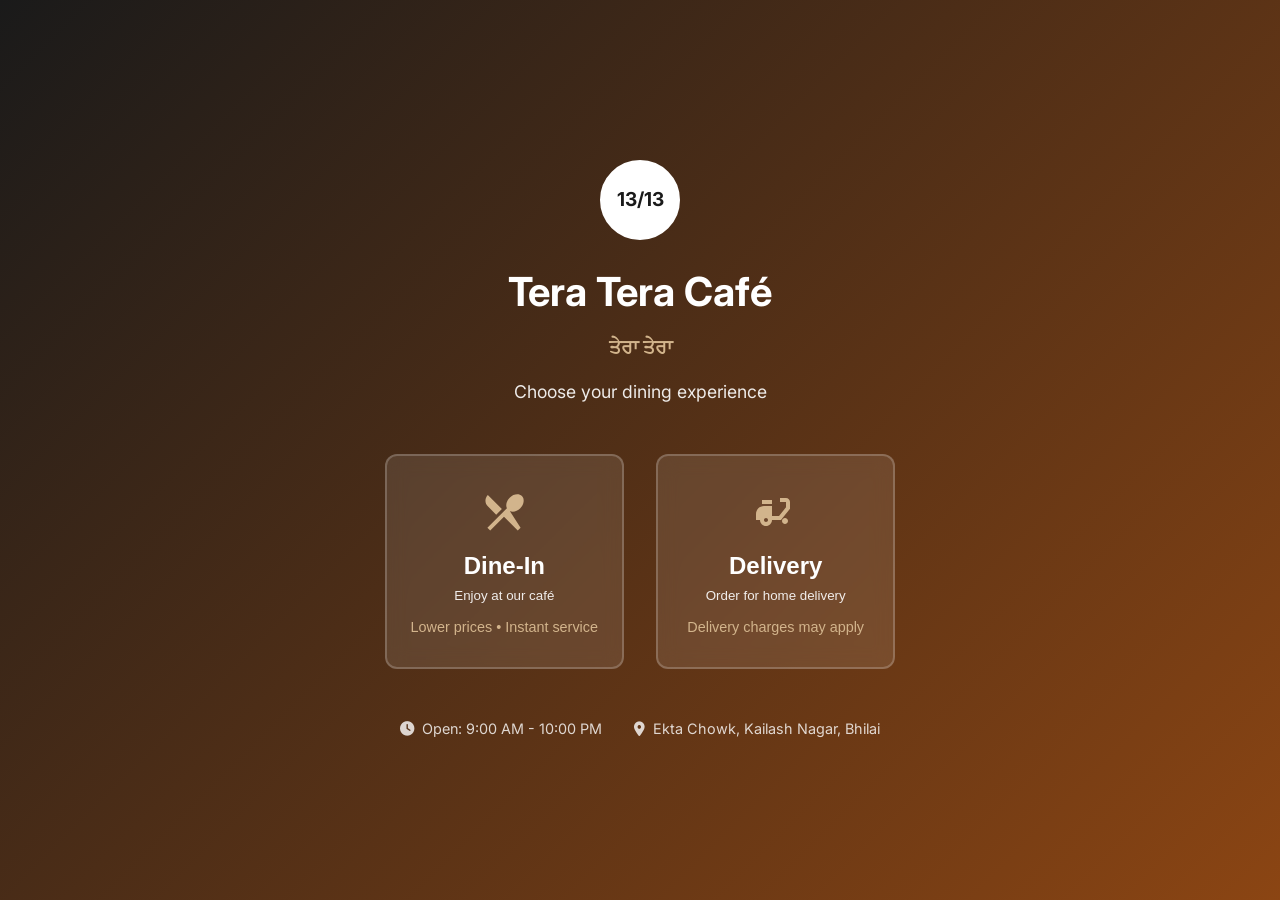
<file: index.html>
<!DOCTYPE html>
<html lang="en">
<head>
    <meta charset="UTF-8">
    <meta name="viewport" content="width=device-width, initial-scale=1.0">
    <title>Tera Tera Café - Premium Coffee & Food</title>
    <meta name="description" content="Tera Tera Café - Premium coffee, delicious food, and exceptional service. Order online for pickup or delivery.">
    
    <!-- PWA Meta Tags -->
    <meta name="theme-color" content="#2D1810">
    <meta name="apple-mobile-web-app-capable" content="yes">
    <meta name="apple-mobile-web-app-status-bar-style" content="black-translucent">
    <meta name="apple-mobile-web-app-title" content="Tera Tera Café">
    
    <!-- Favicon -->
    <link rel="icon" type="image/svg+xml" href="favicon.svg">
    <link rel="icon" type="image/png" sizes="32x32" href="favicon.svg">
    <link rel="shortcut icon" href="favicon.svg">
    
    <!-- PWA Icons -->
    <link rel="icon" type="image/png" sizes="192x192" href="icons/icon-192x192.png">
    <link rel="icon" type="image/png" sizes="512x512" href="icons/icon-512x512.png">
    <link rel="apple-touch-icon" href="icons/icon-192x192.png">
    
    <!-- PWA Manifest -->
    <link rel="manifest" href="manifest.json">
    
    <!-- Preconnect to external resources -->
    <link rel="preconnect" href="https://fonts.googleapis.com">
    <link rel="preconnect" href="https://fonts.gstatic.com" crossorigin>
    
    <!-- Styles - Critical CSS inline, rest deferred -->
    <link rel="stylesheet" href="styles.css">
    
    <!-- Fonts - Load async -->
    <link href="https://fonts.googleapis.com/css2?family=Inter:wght@400;600;700&display=swap" rel="stylesheet" media="print" onload="this.media='all'">
    <link href="https://cdnjs.cloudflare.com/ajax/libs/font-awesome/6.0.0/css/all.min.css" rel="stylesheet" media="print" onload="this.media='all'">
</head>
<body>
    <!-- Service Selection Screen -->
    <div id="service-selection" class="service-selection">
        <div class="service-content">
            <div class="service-header">
                <div class="logo-circle large">
                    <span class="logo-number">13/13</span>
                </div>
                <h1>Tera Tera Café</h1>
                <p class="logo-punjabi">ਤੇਰਾ ਤੇਰਾ</p>
                <p class="service-subtitle">Choose your dining experience</p>
            </div>
            
            <div class="service-options">
                <button class="service-btn dine-in-btn" onclick="selectService('dine-in')">
                    <div class="service-icon">
                        <svg width="48" height="48" viewBox="0 0 24 24" fill="currentColor">
                            <path d="M8.1 13.34l2.83-2.83L3.91 3.5c-1.56 1.56-1.56 4.09 0 5.66l4.19 4.18zm6.78-1.81c1.53.71 3.68.21 5.27-1.38 1.91-1.91 2.28-4.65.81-6.12-1.46-1.46-4.20-1.10-6.12.81-1.59 1.59-2.09 3.74-1.38 5.27L3.7 19.87l1.41 1.41L12 14.41l6.88 6.88 1.41-1.41L14.89 11.53z"/>
                        </svg>
                    </div>
                    <h3>Dine-In</h3>
                    <p>Enjoy at our café</p>
                    <span class="service-note">Lower prices • Instant service</span>
                </button>
                
                <button class="service-btn delivery-btn" onclick="selectService('delivery')">
                    <div class="service-icon">
                        <svg width="48" height="48" viewBox="0 0 24 24" fill="currentColor">
                            <path d="M19 7c0-1.1-.9-2-2-2h-3v2h3v2.65L13.52 14H10V9H6c-2.21 0-4 1.79-4 4v3h2c0 1.66 1.34 3 3 3s3-1.34 3-3h4.48L19 10.35V7zM7 17c-.55 0-1-.45-1-1s.45-1 1-1 1 .45 1 1-.45 1-1 1z"/>
                            <path d="M5 6h5v2H5zm11.5 9c-.83 0-1.5.67-1.5 1.5s.67 1.5 1.5 1.5 1.5-.67 1.5-1.5-.67-1.5-1.5-1.5z"/>
                        </svg>
                    </div>
                    <h3>Delivery</h3>
                    <p>Order for home delivery</p>
                    <span class="service-note">Delivery charges may apply</span>
                </button>
            </div>
            
            <div class="service-info">
                <p><i class="fas fa-clock"></i> Open: 9:00 AM - 10:00 PM</p>
                <p><i class="fas fa-map-marker-alt"></i> Ekta Chowk, Kailash Nagar, Bhilai</p>
            </div>
        </div>
    </div>

    <!-- Loading Screen (removed for simplicity) -->

    <!-- Navigation (moved outside main-content) -->
    <nav class="navbar" id="navbar" style="display: none;">
        <div class="nav-container">
            <div class="nav-logo">
                <div class="logo-circle">
                    <span class="logo-number">13/13</span>
                </div>
                <span class="logo-text">Tera Tera Café</span>
                <span class="logo-punjabi">ਤੇਰਾ ਤੇਰਾ</span>
            </div>
           
            <div class="nav-toggle" id="nav-toggle">
                <span class="bar"></span>
                <span class="bar"></span>
                <span class="bar"></span>
            </div>
        </div>
    </nav>
 <ul class="nav-menu" id="nav-menu">
                <li><a href="#home" class="nav-link">Home</a></li>
                <li><a href="#menu" class="nav-link">Menu</a></li>
                <li><a href="#about" class="nav-link">About</a></li>
                <li><a href="#contact" class="nav-link">Contact</a></li>
                <li><a href="#" class="nav-link order-btn" onclick="openOrderModal()">Order Now</a></li>
            </ul>
    <!-- Main Website Content -->
    <div id="main-content" style="display: none;">

    <!-- Hero Section -->
    <section id="home" class="hero">
        <div class="hero-content">
            <div class="hero-text">
                <h1 class="hero-title">Welcome to<br><span class="brand-name">Tera Tera Café</span></h1>
                <p class="hero-subtitle">Premium coffee, delicious food, and exceptional service in the heart of the city</p>
                <div class="hero-buttons">
                    <button class="btn btn-primary" onclick="openOrderModal()">
                        <i class="fas fa-shopping-cart"></i> Order Online
                    </button>
                    <button class="btn btn-secondary" onclick="document.getElementById('menu').scrollIntoView()">
                        <i class="fas fa-utensils"></i> View Menu
                    </button>
                </div>
            </div>
            <div class="hero-image">
                <div class="coffee-animation">
                    <div class="coffee-cup-large">☕</div>
                </div>
            </div>
        </div>
    </section>

    <!-- Features Section -->
    <section class="features">
        <div class="container">
            <div class="features-grid">
                <div class="feature-card">
                    <div class="feature-icon">🚚</div>
                    <h3>Free Delivery</h3>
                    <p>Free home delivery on orders above ₹300</p>
                </div>
                <div class="feature-card">
                    <div class="feature-icon">📱</div>
                    <h3>Easy Ordering</h3>
                    <p>Order online or scan QR code for quick service</p>
                </div>
                <div class="feature-card">
                    <div class="feature-icon">⭐</div>
                    <h3>Premium Quality</h3>
                    <p>Fresh ingredients and premium coffee beans</p>
                </div>
            </div>
        </div>
    </section>

    <!-- Menu Section -->
    <section id="menu" class="menu-section">
        <div class="container">
            <div class="section-header">
                <h2 class="section-title">Our Menu</h2>
                <p class="section-subtitle">Discover our delicious offerings</p>
            </div>
            
            <!-- Menu Search -->
            <div class="menu-search">
                <div class="search-box">
                    <i class="fas fa-search"></i>
                    <input type="text" id="menu-search" placeholder="Search menu items...">
                </div>
                <div class="menu-filters">
                    <button class="filter-btn active" data-category="all">All</button>
                    <button class="filter-btn" data-category="sandwich">Sandwich</button>
                    <button class="filter-btn" data-category="maggi">Maggi</button>
                    <button class="filter-btn" data-category="fries">Fries</button>
                    <button class="filter-btn" data-category="pasta">Pasta</button>
                    <button class="filter-btn" data-category="waffle">Waffle</button>
                    <button class="filter-btn" data-category="cold-beverages">Cold Beverages</button>
                    <button class="filter-btn" data-category="hot-beverages">Hot Beverages</button>
                    <button class="filter-btn" data-category="wraps">Wraps</button>
                    <button class="filter-btn" data-category="kebab">Kebab</button>
                </div>
            </div>

            <!-- Menu Grid -->
            <div class="menu-grid" id="menu-grid">
                <!-- Menu items will be populated by JavaScript -->
            </div>
        </div>
    </section>

    <!-- About Section -->
    <section id="about" class="about-section">
        <div class="container">
            <div class="about-content">
                <div class="about-text">
                    <h2>About Tera Tera Café</h2>
                    <p>Established in 2025, Tera Tera Café has been serving premium coffee and delicious food to our community. We believe in quality ingredients, exceptional service, and creating a warm, welcoming atmosphere for all our guests.</p>
                    <div class="about-stats">
                        <div class="stat">
                            <h3>500+</h3>
                            <p>Happy Customers</p>
                        </div>
                        <div class="stat">
                            <h3>50+</h3>
                            <p>Menu Items</p>
                        </div>
                        <div class="stat">
                            <h3>100%</h3>
                            <p>Fresh Ingredients</p>
                        </div>
                    </div>
                </div>
                <div class="about-image">
                    <div class="image-placeholder">
                        <img src="assets_task_01k4wnpzypeb295rd7824fpy9d_1757604074_img_0.webp" loading="lazy" decoding="async" alt="Cafe interior" />
                    </div>
                     <div class="image-placeholder">
                        <img src="cafe_img.png" loading="lazy" decoding="async" alt="Cafe ambiance" />
                    </div>
                </div>
            </div>
        </div>
    </section>

    <!-- Contact Section -->
    <section id="contact" class="contact-section">
        <div class="container">
            <div class="section-header">
                <h2 class="section-title">Visit Us</h2>
                <p class="section-subtitle">Find us and get in touch</p>
            </div>
            
            <div class="contact-content">
                <div class="contact-info">
                    <div class="contact-card">
                        <div class="contact-icon">
                            <i class="fas fa-map-marker-alt"></i>
                        </div>
                        <div class="contact-details">
                            <h3>Location</h3>
                            <p>Ekta Chowk<br>Kailash Nagar, Bhilai 490026</p>
                            <button class="btn btn-outline" onclick="openGoogleMaps()">
                                <i class="fas fa-directions"></i> Get Directions
                            </button>
                        </div>
                    </div>
                    
                    <div class="contact-card">
                        <div class="contact-icon">
                            <i class="fas fa-phone"></i>
                        </div>
                        <div class="contact-details">
                            <h3>Call Us</h3>
                            <p>+91 93999 82281</p>
                            <button class="btn btn-outline" onclick="makeCall()">
                                <i class="fas fa-phone"></i> Call Now
                            </button>
                        </div>
                    </div>
                    
                    <div class="contact-card">
                        <div class="contact-icon">
                            <i class="fab fa-whatsapp"></i>
                        </div>
                        <div class="contact-details">
                            <h3>WhatsApp</h3>
                            <p>Quick orders & support</p>
                            <button class="btn btn-outline" onclick="openWhatsApp()">
                                <i class="fab fa-whatsapp"></i> Chat Now
                            </button>
                        </div>
                    </div>
                </div>
                
                <div class="map-container">
                    <div class="map-image" onclick="openGoogleMaps()">
                        <img src="tera-tera-cafe-maps.png" alt="Tera Tera Café Location" loading="lazy" decoding="async">
                        <div class="map-overlay">
                            <div class="map-pin">
                                <i class="fas fa-map-marker-alt"></i>
                            </div>
                            <div class="map-info">
                                <h4>Tera Tera Café</h4>
                                <p>Click to open in Google Maps</p>
                            </div>
                        </div>
                    </div>
                </div>
            </div>
        </div>
    </section>

    <!-- Footer -->
    <footer class="footer">
        <div class="container">
            <div class="footer-content">
                <div class="footer-section">
                    <div class="footer-logo">
                        <div class="logo-circle">
                            <span class="logo-number">13/13</span>
                        </div>
                        <span class="text-white">Tera Tera Café</span>
                        <span class="logo-punjabi">ਤੇਰਾ ਤੇਰਾ</span>
                    </div>
                    <p>Premium coffee and food experience</p>
                </div>
                
                <div class="footer-section">
                    <h4>Quick Links</h4>
                    <ul>
                        <li><a href="#home">Home</a></li>
                        <li><a href="#menu">Menu</a></li>
                        <li><a href="#about">About</a></li>
                        <li><a href="#contact">Contact</a></li>
                    </ul>
                </div>
                
                <div class="footer-section">
                    <h4>Contact Info</h4>
                    <ul>
                        <li><i class="fas fa-phone"></i> +91 93999 82281</li>
                        <li><i class="fas fa-envelope"></i> terateracafe@gmail.com</li>
                        <li><i class="fas fa-map-marker-alt"></i> Ekta Chowk
Kailash Nagar, Bhilai 490026</li>
                    </ul>
                </div>
                
                <div class="footer-section">
                    <h4>Follow Us</h4>
                    <div class="social-links">
                        <a href="#"><i class="fab fa-facebook"></i></a>
                        <a href="#"><i class="fab fa-instagram"></i></a>
                        <a href="#"><i class="fab fa-twitter"></i></a>
                        <a href="#" onclick="orderViaWhatsApp()"><i class="fab fa-whatsapp"></i></a>
                    </div>
                </div>
            </div>
            
            <div class="footer-bottom">
                <p>&copy; 2025 Tera Tera Café. All rights reserved.</p>
                <button id="install-btn" class="install-btn" style="display: none;">
                    <i class="fas fa-download"></i> Install App
                </button>
            </div>
        </div>
    </footer>

    <!-- Order Modal -->
    <div id="order-modal" class="modal">
        <div class="modal-content">
            <div class="modal-header">
                <h2>Order Online - <span id="modal-service-type">Delivery</span></h2>
                <span class="close" onclick="closeOrderModal()">&times;</span>
            </div>
            <div class="modal-body">
                <div class="order-summary">
                    <h3>Your Order</h3>
                    <div id="cart-items"></div>
                    <div class="order-total">
                        <strong>Total: ₹<span id="order-total">0</span></strong>
                    </div>
                </div>
                 <div class="order-actions">
                    <div class="order-note" style="text-align: center; padding: 1.5rem; background: #f8f9fa; border-radius: 8px; margin-bottom: 1rem;">
                        <h3 style="color: var(--primary-color); margin-bottom: 1rem;">
                            <i class="fas fa-info-circle"></i> How to Order
                        </h3>
                        <p style="color: #666; margin-bottom: 1rem;">
                            Place your order easily through WhatsApp or give us a call. We'll confirm your order and prepare it fresh!
                        </p>
                    </div>
                </div>
            <div class="modal-footer">
                <button class="btn btn-outline" onclick="makeCall()">
                    <i class="fas fa-phone"></i> Call Now
                </button>
                <button class="btn btn-primary" onclick="window.open(whatsappUrl, '_blank')">
                     <i class="fab fa-whatsapp"></i> Place Order
                 </button>
            </div>
        </div>
    </div>

    <!-- Scripts - Defer non-critical -->
    <script>
        // Define functions immediately to ensure they're available
        function selectService(serviceType) {
            console.log('Service selected:', serviceType);
            
            // Hide service selection
            const serviceSelectionEl = document.getElementById('service-selection');
            if (serviceSelectionEl) {
                serviceSelectionEl.style.display = 'none';
            }
            
            // Show navigation
            const navbarEl = document.getElementById('navbar');
            if (navbarEl) {
                navbarEl.style.display = 'block';
            }
            
            // Show main content
            const mainContentEl = document.getElementById('main-content');
            if (mainContentEl) {
                mainContentEl.style.display = 'block';
            }
            
            // Store service type
            window.currentServiceType = serviceType;
            
            // Initialize the rest of the app after a short delay
            setTimeout(() => {
                if (typeof initializeApp === 'function') {
                    initializeApp();
                }
                
                // Handle navigation
                if (serviceType === 'dine-in') {
                    setTimeout(() => {
                        const menuSection = document.getElementById('menu');
                        if (menuSection) {
                            menuSection.scrollIntoView({ behavior: 'smooth' });
                        }
                    }, 1000);
                }
            }, 100);
        }

        function changeService() {
            console.log('Changing service');
            const serviceSelectionEl = document.getElementById('service-selection');
            const mainContentEl = document.getElementById('main-content');
            const navbarEl = document.getElementById('navbar');
            
            if (serviceSelectionEl) serviceSelectionEl.style.display = 'flex';
            if (mainContentEl) mainContentEl.style.display = 'none';
            if (navbarEl) navbarEl.style.display = 'none';
            
            window.currentServiceType = null;
        }
        
        // Make functions globally available
        window.selectService = selectService;
        window.changeService = changeService;
    </script>
    <script src="menu-data.js" defer></script>
    <script src="script.js" defer></script>
    
    </div> <!-- End of main-content -->
</body>
</html>
</file>
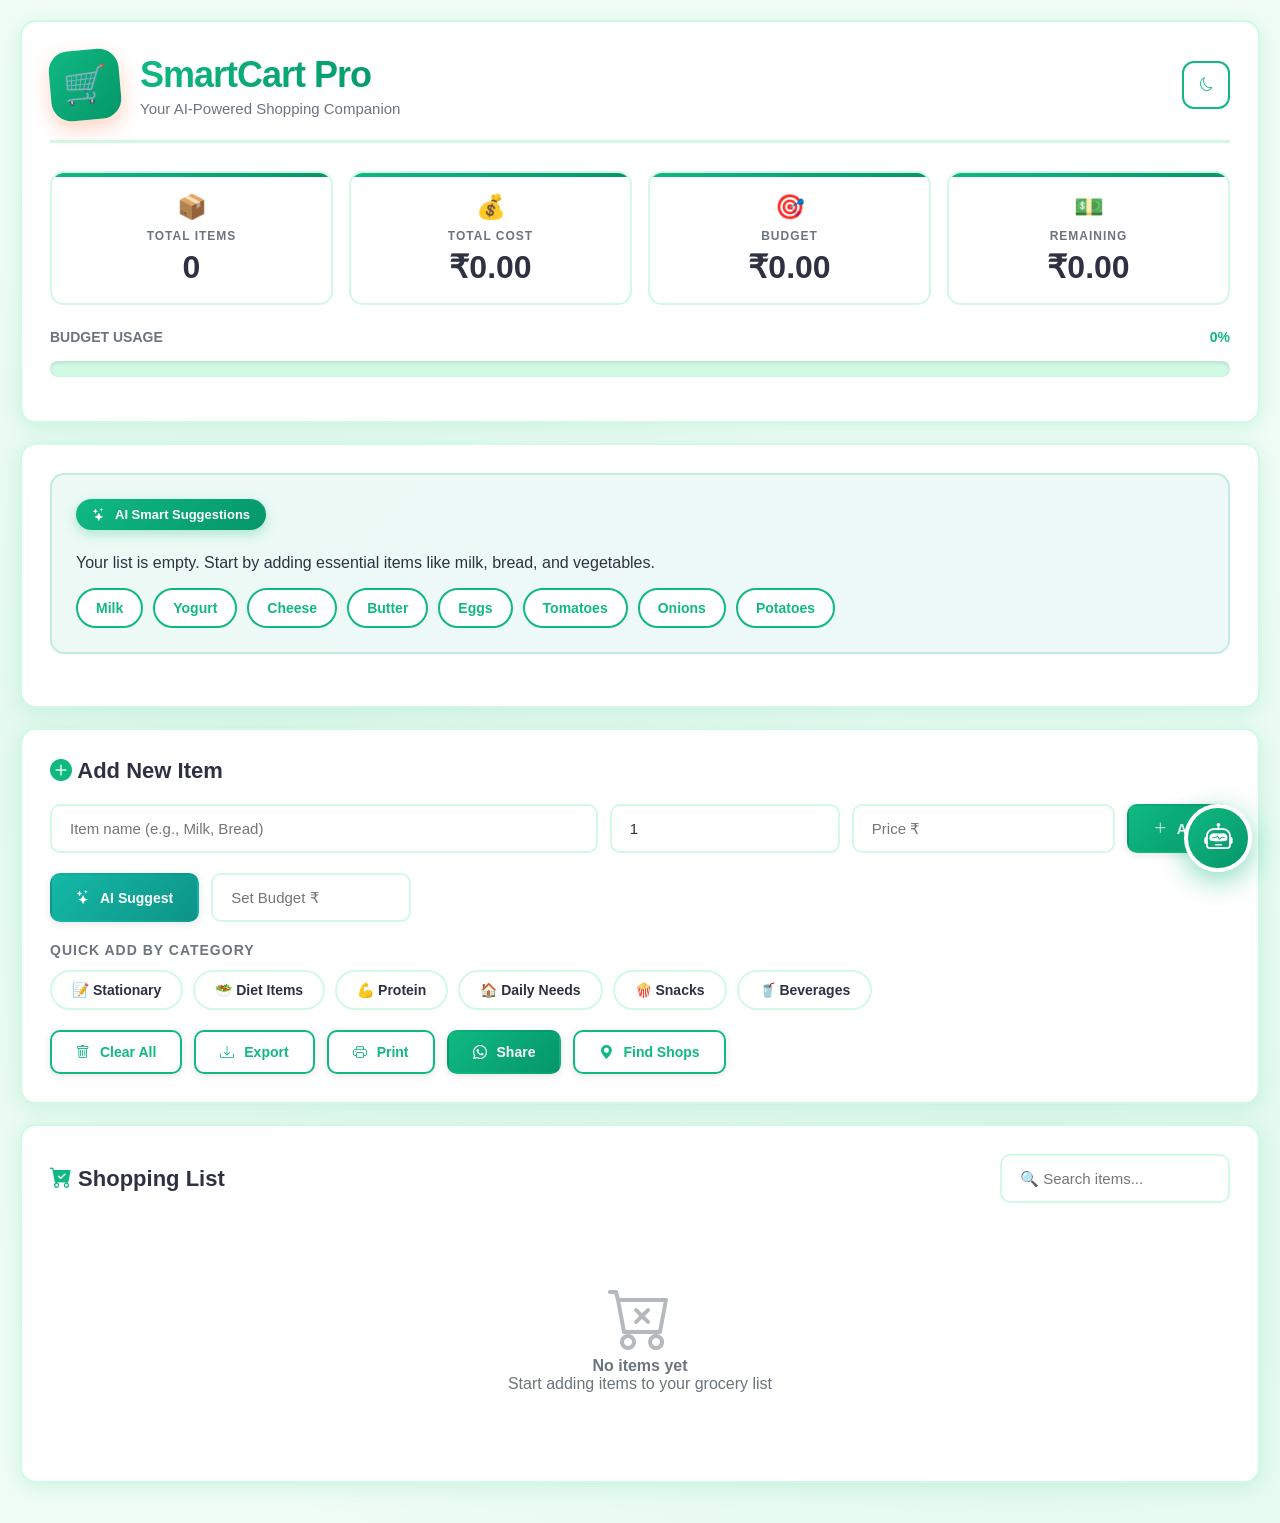
<file: smartgroceries.html>
<!doctype html>
<html lang="en">
<head>
  <meta charset="utf-8" />
  <title>SmartCart Pro - Intelligent Shopping Assistant</title>
  <meta name="viewport" content="width=device-width,initial-scale=1" />
  <link rel="icon" href="data:image/svg+xml,<svg xmlns=%22http://www.w3.org/2000/svg%22 viewBox=%220 0 100 100%22><text y=%22.9em%22 font-size=%2290%22>🛒</text></svg>">
  <link href="https://cdn.jsdelivr.net/npm/bootstrap-icons@1.11.3/font/bootstrap-icons.css" rel="stylesheet">
  <style>
    :root {
      --primary: #10b981;
      --primary-dark: #059669;
      --secondary: #14b8a6;
      --accent: #06d6a0;
      --danger: #e63946;
      --success: #22c55e;
      --info: #0ea5e9;
      --bg-light: #f0fdf4;
      --bg-card: #ffffff;
      --text-primary: #2d3142;
      --text-secondary: #6c757d;
      --border: #d1fae5;
      --shadow: rgba(16, 185, 129, 0.15);
      --gradient-1: linear-gradient(135deg, #10b981 0%, #059669 100%);
      --gradient-2: linear-gradient(135deg, #14b8a6 0%, #0d9488 100%);
    }

    [data-theme="dark"] {
      --primary: #34d399;
      --primary-dark: #10b981;
      --secondary: #2dd4bf;
      --accent: #4ade80;
      --danger: #ff6b6b;
      --success: #4ecdc4;
      --info: #38bdf8;
      --bg-light: #1a1a2e;
      --bg-card: #16213e;
      --text-primary: #eef4ed;
      --text-secondary: #a8b2d1;
      --border: #2d3561;
      --shadow: rgba(16, 185, 129, 0.25);
    }

    * { margin: 0; padding: 0; box-sizing: border-box; }

    html {
      scroll-behavior: smooth;
      -webkit-text-size-adjust: 100%;
    }

    body {
      font-family: 'Poppins', 'Segoe UI', -apple-system, sans-serif;
      background: var(--bg-light);
      background-image: 
        radial-gradient(circle at 20% 50%, rgba(16, 185, 129, 0.08) 0%, transparent 50%),
        radial-gradient(circle at 80% 80%, rgba(20, 184, 166, 0.08) 0%, transparent 50%);
      color: var(--text-primary);
      min-height: 100vh;
      transition: all 0.3s ease;
      padding: 20px;
    }

    [data-theme="dark"] body {
      background: var(--bg-light);
      background-image: 
        radial-gradient(circle at 20% 50%, rgba(16, 185, 129, 0.15) 0%, transparent 50%),
        radial-gradient(circle at 80% 80%, rgba(20, 184, 166, 0.15) 0%, transparent 50%);
    }

    .container {
      max-width: 1400px;
      margin: 0 auto;
    }

    .card {
      background: var(--bg-card);
      border-radius: 16px;
      border: 2px solid var(--border);
      box-shadow: 0 4px 20px var(--shadow);
      padding: 28px;
      margin-bottom: 20px;
      transition: all 0.3s ease;
    }

    .card:hover {
      box-shadow: 0 8px 30px var(--shadow);
      transform: translateY(-2px);
    }

    [data-theme="dark"] .card {
      border-color: var(--border);
    }

    .header {
      display: flex;
      justify-content: space-between;
      align-items: center;
      margin-bottom: 28px;
      padding-bottom: 20px;
      border-bottom: 3px solid var(--border);
    }

    .logo {
      display: flex;
      align-items: center;
      gap: 20px;
    }

    .logo-icon {
      width: 70px;
      height: 70px;
      background: var(--gradient-1);
      border-radius: 20px;
      display: flex;
      align-items: center;
      justify-content: center;
      font-size: 36px;
      box-shadow: 0 8px 20px rgba(255, 107, 53, 0.3);
      transform: rotate(-5deg);
      transition: all 0.3s ease;
    }

    .logo-icon:hover {
      transform: rotate(0deg) scale(1.05);
    }

    .logo-text h1 {
      font-size: 36px;
      font-weight: 800;
      background: var(--gradient-1);
      -webkit-background-clip: text;
      background-clip: text;
      -webkit-text-fill-color: transparent;
      margin: 0;
      letter-spacing: -1px;
    }

    .logo-text p {
      font-size: 15px;
      color: var(--text-secondary);
      margin: 4px 0 0 0;
      font-weight: 500;
    }

    .header-actions {
      display: flex;
      gap: 12px;
      align-items: center;
    }

    .btn {
      padding: 12px 24px;
      border-radius: 10px;
      border: none;
      font-weight: 600;
      cursor: pointer;
      transition: all 0.3s ease;
      display: inline-flex;
      align-items: center;
      gap: 10px;
      font-size: 14px;
      -webkit-tap-highlight-color: transparent;
      box-shadow: 0 2px 8px rgba(0, 0, 0, 0.1);
    }

    .btn:active {
      transform: scale(0.98);
    }

    .btn-primary {
      background: var(--gradient-1);
      color: white;
      border: 2px solid transparent;
    }

    .btn-primary:hover {
      box-shadow: 0 6px 20px rgba(255, 107, 53, 0.4);
      transform: translateY(-2px);
    }

    .btn-secondary {
      background: var(--gradient-2);
      color: white;
      border: 2px solid transparent;
    }

    .btn-secondary:hover {
      box-shadow: 0 6px 20px rgba(247, 147, 30, 0.4);
      transform: translateY(-2px);
    }

    .btn-outline {
      background: transparent;
      border: 2px solid var(--primary);
      color: var(--primary);
    }

    .btn-outline:hover {
      background: var(--primary);
      color: white;
      transform: translateY(-2px);
    }

    .btn-icon {
      width: 48px;
      height: 48px;
      padding: 0;
      display: flex;
      align-items: center;
      justify-content: center;
      border-radius: 12px;
    }

    .input-group {
      display: grid;
      grid-template-columns: 2.5fr 1fr 1.2fr auto;
      gap: 12px;
      margin-bottom: 20px;
    }

    .input-field {
      padding: 14px 18px;
      border: 2px solid var(--border);
      border-radius: 10px;
      background: var(--bg-card);
      color: var(--text-primary);
      font-size: 15px;
      font-weight: 500;
      transition: all 0.3s ease;
    }

    .input-field:focus {
      outline: none;
      border-color: var(--primary);
      box-shadow: 0 0 0 4px rgba(255, 107, 53, 0.1);
      transform: translateY(-1px);
    }

    .stats-grid {
      display: grid;
      grid-template-columns: repeat(4, 1fr);
      gap: 16px;
      margin-bottom: 24px;
    }

    .stat-card {
      background: var(--bg-card);
      border: 2px solid var(--border);
      border-radius: 14px;
      padding: 20px;
      text-align: center;
      transition: all 0.3s ease;
      position: relative;
      overflow: hidden;
    }

    .stat-card::before {
      content: '';
      position: absolute;
      top: 0;
      left: 0;
      right: 0;
      height: 4px;
      background: var(--gradient-1);
    }

    .stat-card:hover {
      transform: translateY(-4px);
      box-shadow: 0 8px 24px var(--shadow);
    }

    .stat-label {
      font-size: 12px;
      color: var(--text-secondary);
      font-weight: 700;
      text-transform: uppercase;
      letter-spacing: 1px;
      margin-bottom: 8px;
    }

    .stat-value {
      font-size: 32px;
      font-weight: 800;
      color: var(--text-primary);
      line-height: 1;
    }

    .stat-icon {
      font-size: 24px;
      margin-bottom: 8px;
    }

    .progress-bar-container {
      background: var(--border);
      height: 16px;
      border-radius: 10px;
      overflow: hidden;
      margin: 16px 0;
      box-shadow: inset 0 2px 4px rgba(0, 0, 0, 0.1);
    }

    .progress-bar {
      height: 100%;
      background: var(--gradient-1);
      transition: width 0.5s ease;
      border-radius: 10px;
      position: relative;
      overflow: hidden;
    }

    .progress-bar::after {
      content: '';
      position: absolute;
      top: 0;
      left: 0;
      right: 0;
      bottom: 0;
      background: linear-gradient(90deg, transparent, rgba(255,255,255,0.3), transparent);
      animation: shimmer 2s infinite;
    }

    @keyframes shimmer {
      0% { transform: translateX(-100%); }
      100% { transform: translateX(100%); }
    }

    .progress-bar.warning {
      background: var(--gradient-2);
    }

    .progress-bar.danger {
      background: linear-gradient(90deg, var(--danger), #ff8787);
    }

    .item-list {
      display: flex;
      flex-direction: column;
      gap: 12px;
    }

    .item-card {
      background: var(--bg-card);
      border: 2px solid var(--border);
      border-radius: 12px;
      padding: 18px;
      display: flex;
      align-items: center;
      gap: 16px;
      transition: all 0.3s ease;
      position: relative;
      overflow: hidden;
    }

    .item-card::before {
      content: '';
      position: absolute;
      left: 0;
      top: 0;
      bottom: 0;
      width: 5px;
      background: var(--gradient-1);
      transform: scaleY(0);
      transition: transform 0.3s ease;
    }

    .item-card:hover::before {
      transform: scaleY(1);
    }

    .item-card:hover {
      border-color: var(--primary);
      box-shadow: 0 6px 20px var(--shadow);
      transform: translateX(4px);
    }

    .item-card.purchased {
      opacity: 0.5;
      background: var(--bg-light);
    }

    .item-card.purchased::before {
      background: var(--text-secondary);
    }

    .item-header {
      display: flex;
      align-items: center;
      gap: 16px;
      flex: 1;
    }

    .item-checkbox {
      width: 28px;
      height: 28px;
      min-width: 28px;
      border-radius: 8px;
      border: 3px solid var(--primary);
      cursor: pointer;
      display: flex;
      align-items: center;
      justify-content: center;
      transition: all 0.3s ease;
      background: var(--bg-card);
    }

    .item-checkbox:hover {
      transform: scale(1.1);
      box-shadow: 0 4px 12px rgba(16, 185, 129, 0.3);
    }

    .item-checkbox.checked {
      background: var(--gradient-1);
      color: white;
      border-color: var(--primary);
    }

    .item-info {
      flex: 1;
    }

    .item-name {
      font-weight: 700;
      font-size: 17px;
      margin-bottom: 6px;
      color: var(--text-primary);
    }

    .item-details {
      font-size: 13px;
      color: var(--text-secondary);
      font-weight: 500;
    }

    .item-price {
      font-size: 20px;
      font-weight: 800;
      color: var(--primary);
    }

    .item-actions {
      display: flex;
      gap: 8px;
    }

    .ai-suggestions {
      background: linear-gradient(135deg, rgba(16, 185, 129, 0.08), rgba(20, 184, 166, 0.08));
      border-radius: 14px;
      padding: 24px;
      border: 2px solid rgba(16, 185, 129, 0.2);
      margin-bottom: 24px;
    }

    .ai-badge {
      display: inline-flex;
      align-items: center;
      gap: 10px;
      background: var(--gradient-1);
      color: white;
      padding: 8px 16px;
      border-radius: 25px;
      font-size: 13px;
      font-weight: 700;
      margin-bottom: 16px;
      box-shadow: 0 4px 12px rgba(16, 185, 129, 0.3);
    }

    .suggestion-list {
      display: flex;
      flex-wrap: wrap;
      gap: 10px;
      margin-top: 16px;
    }

    .suggestion-chip {
      background: var(--bg-card);
      border: 2px solid var(--primary);
      padding: 10px 18px;
      border-radius: 25px;
      font-size: 14px;
      font-weight: 600;
      cursor: pointer;
      transition: all 0.3s ease;
      color: var(--primary);
    }

    .suggestion-chip:hover {
      background: var(--gradient-1);
      color: white;
      transform: translateY(-3px);
      box-shadow: 0 6px 16px rgba(16, 185, 129, 0.3);
    }

    .category-tabs {
      display: flex;
      gap: 10px;
      margin-bottom: 20px;
      flex-wrap: wrap;
    }

    .category-tab {
      padding: 10px 20px;
      border-radius: 25px;
      border: 2px solid var(--border);
      background: var(--bg-card);
      cursor: pointer;
      transition: all 0.3s ease;
      font-weight: 600;
      font-size: 14px;
    }

    .category-tab:hover {
      border-color: var(--primary);
      transform: translateY(-2px);
    }

    .category-tab.active {
      background: var(--gradient-1);
      color: white;
      border-color: var(--primary);
    }

    /* AI Chat */
    .ai-chat {
      position: fixed;
      bottom: 28px;
      right: 28px;
      z-index: 1000;
    }

    .chat-button {
      width: 68px;
      height: 68px;
      border-radius: 50%;
      background: var(--gradient-1);
      color: white;
      border: 4px solid var(--bg-card);
      font-size: 28px;
      cursor: pointer;
      box-shadow: 0 8px 28px rgba(16, 185, 129, 0.5);
      transition: all 0.3s ease;
      display: flex;
      align-items: center;
      justify-content: center;
      animation: float 3s ease-in-out infinite;
    }

    @keyframes pulse {
      0% { transform: scale(1); }
      50% { transform: scale(1.1); }
      100% { transform: scale(1); }
    }

    @keyframes float {
      0%, 100% { transform: translateY(0px); }
      50% { transform: translateY(-10px); }
    }

    .chat-button:hover {
      transform: scale(1.15) translateY(-5px);
      box-shadow: 0 12px 36px rgba(16, 185, 129, 0.6);
    }

    .chat-backdrop {
      display: none;
      position: fixed;
      inset: 0;
      background: rgba(0, 0, 0, 0.6);
      z-index: 1000;
      backdrop-filter: blur(6px);
    }

    .chat-backdrop.active {
      display: block;
    }

    .chat-window {
      position: fixed;
      bottom: 28px;
      right: 28px;
      width: 420px;
      height: 600px;
      background: var(--bg-card);
      border-radius: 20px;
      border: 3px solid var(--primary);
      box-shadow: 0 16px 56px rgba(16, 185, 129, 0.4);
      display: none;
      flex-direction: column;
      overflow: hidden;
      z-index: 1070;
      transform-origin: bottom right;
    }

    .chat-window.active {
      display: flex;
      animation: scaleIn 0.3s ease;
    }

    @keyframes scaleIn {
      from {
        opacity: 0;
        transform: scale(0.8);
      }
      to {
        opacity: 1;
        transform: scale(1);
      }
    }

    .chat-header {
      background: var(--gradient-1);
      color: white;
      padding: 20px;
      font-weight: 700;
      font-size: 16px;
      display: flex;
      justify-content: space-between;
      align-items: center;
      box-shadow: 0 4px 12px rgba(0, 0, 0, 0.1);
    }

    .chat-close {
      background: rgba(255, 255, 255, 0.25);
      border: none;
      color: white;
      width: 36px;
      height: 36px;
      border-radius: 50%;
      cursor: pointer;
      display: none;
      align-items: center;
      justify-content: center;
      font-size: 22px;
      transition: all 0.3s ease;
    }

    .chat-close:hover {
      background: rgba(255, 255, 255, 0.4);
      transform: rotate(90deg);
    }

    .chat-messages {
      flex: 1;
      overflow-y: auto;
      padding: 20px;
      background: var(--bg-light);
    }

    .chat-message {
      margin-bottom: 16px;
      padding: 14px 16px;
      border-radius: 14px;
      max-width: 85%;
      line-height: 1.6;
      font-size: 14px;
      box-shadow: 0 2px 8px rgba(0, 0, 0, 0.08);
    }

    .chat-message strong {
      font-weight: 700;
      color: inherit;
    }

    .chat-message.user {
      background: var(--gradient-1);
      color: white;
      margin-left: auto;
      border-bottom-right-radius: 4px;
    }

    .chat-message.ai {
      background: var(--bg-card);
      color: var(--text-primary);
      border: 2px solid var(--border);
      border-bottom-left-radius: 4px;
    }

    .chat-input {
      display: flex;
      padding: 18px;
      border-top: 2px solid var(--border);
      gap: 10px;
      background: var(--bg-card);
    }

    .chat-input input {
      flex: 1;
      padding: 14px 16px;
      border: 2px solid var(--border);
      border-radius: 12px;
      background: var(--bg-light);
      color: var(--text-primary);
      font-size: 14px;
      font-weight: 500;
    }

    .chat-input input:focus {
      outline: none;
      border-color: var(--primary);
      box-shadow: 0 0 0 3px rgba(255, 107, 53, 0.1);
    }

    /* Modal */
    .modal-overlay {
      display: none;
      position: fixed;
      inset: 0;
      background: rgba(0, 0, 0, 0.7);
      backdrop-filter: blur(10px);
      z-index: 9999;
      align-items: center;
      justify-content: center;
    }

    .modal-overlay.active {
      display: flex;
    }

    .modal-content {
      background: var(--bg-card);
      border-radius: 20px;
      box-shadow: 0 20px 60px var(--shadow);
      max-width: 500px;
      width: 90%;
      max-height: 80vh;
      overflow: hidden;
    }

    .modal-header {
      padding: 24px;
      border-bottom: 1px solid var(--border);
      display: flex;
      justify-content: space-between;
      align-items: center;
    }

    .modal-header h3 {
      margin: 0;
      font-size: 20px;
    }

    .modal-body {
      padding: 24px;
      max-height: 60vh;
      overflow-y: auto;
    }

    .modal-footer {
      padding: 16px 24px;
      border-top: 1px solid var(--border);
      display: flex;
      gap: 12px;
      justify-content: flex-end;
    }

    .empty-state {
      text-align: center;
      padding: 60px 20px;
      color: var(--text-secondary);
    }

    .empty-state i {
      font-size: 64px;
      margin-bottom: 16px;
      opacity: 0.5;
    }

    /* Responsive */
    @media (max-width: 768px) {
      body { padding: 12px; }
      .glass-card { padding: 20px; border-radius: 16px; }
      
      .header {
        flex-direction: column;
        gap: 16px;
        text-align: center;
      }
      
      .logo { flex-direction: column; }
      .logo-text h1 { font-size: 24px; }
      
      .input-group {
        grid-template-columns: 1fr;
      }
      
      .stats-grid {
        grid-template-columns: repeat(2, 1fr);
      }
      
      .chat-window {
        position: fixed;
        bottom: 0;
        right: 0;
        left: 0;
        width: 100%;
        height: 70vh;
        border-radius: 20px 20px 0 0;
      }
      
      .chat-close {
        display: flex;
      }
      
      .ai-chat {
        bottom: 20px;
        right: 20px;
      }
    }

    @media (max-width: 480px) {
      .stats-grid {
        grid-template-columns: 1fr;
      }
      
      .item-card {
        flex-direction: column;
        align-items: flex-start;
      }
      
      .item-actions {
        width: 100%;
        justify-content: flex-end;
      }
    }
  </style>
</head>
<body>
  <!-- Modal -->
  <div id="modalOverlay" class="modal-overlay">
    <div class="modal-content">
      <div class="modal-header">
        <h3 id="modalTitle">Modal</h3>
        <button class="btn-icon btn-outline" onclick="closeModal()">
          <i class="bi bi-x"></i>
        </button>
      </div>
      <div class="modal-body" id="modalBody"></div>
      <div class="modal-footer" id="modalFooter"></div>
    </div>
  </div>

  <div class="container">
    <!-- Header -->
    <div class="card">
      <div class="header">
        <div class="logo">
          <div class="logo-icon">🛒</div>
          <div class="logo-text">
            <h1>SmartCart Pro</h1>
            <p>Your AI-Powered Shopping Companion</p>
          </div>
        </div>
        <div class="header-actions">
          <button id="themeToggle" class="btn-icon btn-outline">
            <i id="themeIcon" class="bi bi-moon"></i>
          </button>
        </div>
      </div>

      <!-- Stats -->
      <div class="stats-grid">
        <div class="stat-card">
          <div class="stat-icon">📦</div>
          <div class="stat-label">Total Items</div>
          <div class="stat-value" id="totalItems">0</div>
        </div>
        <div class="stat-card">
          <div class="stat-icon">💰</div>
          <div class="stat-label">Total Cost</div>
          <div class="stat-value">₹<span id="totalCost">0.00</span></div>
        </div>
        <div class="stat-card">
          <div class="stat-icon">🎯</div>
          <div class="stat-label">Budget</div>
          <div class="stat-value">₹<span id="budgetDisplay">0.00</span></div>
        </div>
        <div class="stat-card">
          <div class="stat-icon">💵</div>
          <div class="stat-label">Remaining</div>
          <div class="stat-value" id="remaining">₹0.00</div>
        </div>
      </div>

      <!-- Budget Progress -->
      <div>
        <div style="display: flex; justify-content: space-between; margin-bottom: 10px;">
          <span style="font-size: 14px; font-weight: 700; color: var(--text-secondary);">BUDGET USAGE</span>
          <span id="budgetPercent" style="font-size: 14px; font-weight: 700; color: var(--primary);">0%</span>
        </div>
        <div class="progress-bar-container">
          <div id="budgetBar" class="progress-bar" style="width: 0%"></div>
        </div>
      </div>
    </div>

    <!-- AI Suggestions -->
    <div class="card" id="aiSuggestionsCard" style="display: none;">
      <div class="ai-suggestions">
        <div class="ai-badge">
          <i class="bi bi-stars"></i> AI Smart Suggestions
        </div>
        <div id="aiSuggestionsContent"></div>
        <div class="suggestion-list" id="suggestionList"></div>
      </div>
    </div>

    <!-- Add Item -->
    <div class="card">
      <h3 style="margin-bottom: 20px; font-size: 22px; font-weight: 800;">
        <i class="bi bi-plus-circle-fill" style="color: var(--primary);"></i> Add New Item
      </h3>
      
      <div class="input-group">
        <input type="text" id="itemName" class="input-field" placeholder="Item name (e.g., Milk, Bread)">
        <input type="number" id="itemQty" class="input-field" placeholder="Qty" min="1" value="1">
        <input type="number" id="itemPrice" class="input-field" placeholder="Price ₹" min="0" step="0.01">
        <button id="addBtn" class="btn btn-primary">
          <i class="bi bi-plus-lg"></i> Add
        </button>
      </div>

      <div style="display: flex; gap: 12px; flex-wrap: wrap; margin-bottom: 20px;">
        <button id="voiceBtn" class="btn btn-outline" style="display:none;">
          <i class="bi bi-mic-fill"></i> Voice
        </button>
        <button id="aiSuggestBtn" class="btn btn-secondary">
          <i class="bi bi-stars"></i> AI Suggest
        </button>
        <input type="number" id="budgetInput" class="input-field" placeholder="Set Budget ₹" min="0" step="0.01" style="max-width: 200px;">
      </div>

      <!-- Category Quick Add -->
      <div style="margin-bottom: 20px;">
        <h4 style="font-size: 14px; font-weight: 700; color: var(--text-secondary); margin-bottom: 12px; text-transform: uppercase; letter-spacing: 1px;">Quick Add by Category</h4>
        <div class="category-tabs">
          <div class="category-tab" onclick="askAI('suggest stationary items')">📝 Stationary</div>
          <div class="category-tab" onclick="askAI('suggest diet items')">🥗 Diet Items</div>
          <div class="category-tab" onclick="askAI('suggest protein items')">💪 Protein</div>
          <div class="category-tab" onclick="askAI('suggest daily needs')">🏠 Daily Needs</div>
          <div class="category-tab" onclick="askAI('suggest snacks')">🍿 Snacks</div>
          <div class="category-tab" onclick="askAI('suggest beverages')">🥤 Beverages</div>
        </div>
      </div>

      <div style="display: flex; gap: 12px; flex-wrap: wrap;">
        <button id="clearAllBtn" class="btn btn-outline">
          <i class="bi bi-trash"></i> Clear All
        </button>
        <button id="exportBtn" class="btn btn-outline">
          <i class="bi bi-download"></i> Export
        </button>
        <button id="printBtn" class="btn btn-outline">
          <i class="bi bi-printer"></i> Print
        </button>
        <button id="shareBtn" class="btn btn-primary">
          <i class="bi bi-whatsapp"></i> Share
        </button>
        <button id="findShopsBtn" class="btn btn-outline">
          <i class="bi bi-geo-alt-fill"></i> Find Shops
        </button>
      </div>
    </div>

    <!-- Item List -->
    <div class="card">
      <div style="display: flex; justify-content: space-between; align-items: center; margin-bottom: 20px; flex-wrap: wrap; gap: 12px;">
        <h3 style="margin: 0; font-size: 22px; font-weight: 800;">
          <i class="bi bi-cart-check-fill" style="color: var(--primary);"></i> Shopping List
        </h3>
        <input type="text" id="searchInput" class="input-field" placeholder="🔍 Search items..." style="max-width: 300px;">
      </div>
      
      <div id="itemList" class="item-list">
        <div class="empty-state">
          <i class="bi bi-cart-x"></i>
          <h4>No items yet</h4>
          <p>Start adding items to your shopping list</p>
        </div>
      </div>
    </div>
  </div>

  <!-- AI Chat -->
  <div class="ai-chat">
    <button class="chat-button" id="chatToggle">
      <i class="bi bi-robot"></i>
    </button>
    <div class="chat-backdrop" id="chatBackdrop"></div>
    <div class="chat-window" id="chatWindow">
      <div class="chat-header">
        <div>
          <i class="bi bi-robot"></i> Grocery AI Assistant
        </div>
        <button class="chat-close" id="chatClose">
          <i class="bi bi-x"></i>
        </button>
      </div>
      <div class="chat-messages" id="chatMessages">
        <div class="chat-message ai">
          Hi! I'm your grocery shopping assistant. I can help you plan meals, suggest items, find deals, and optimize your shopping list. How can I help you today?
        </div>
      </div>
      <div class="chat-input">
        <input type="text" id="chatInput" placeholder="Ask me anything...">
        <button class="btn btn-primary" id="chatSend">
          <i class="bi bi-send"></i>
        </button>
      </div>
    </div>
  </div>

  <script>
    // Storage and State
    const STORAGE_KEY = 'smartgrocery_items_v2';
    const BUDGET_KEY = 'smartgrocery_budget';
    const THEME_KEY = 'smartgrocery_theme';
    
    let items = JSON.parse(localStorage.getItem(STORAGE_KEY) || '[]');
    let budget = parseFloat(localStorage.getItem(BUDGET_KEY) || '0');

    // DOM Elements
    const $ = id => document.getElementById(id);
    
    // AI Assistant Class
    class GroceryAI {
      constructor() {
        this.commonItems = {
          dairy: ['Milk', 'Yogurt', 'Cheese', 'Butter', 'Eggs'],
          vegetables: ['Tomatoes', 'Onions', 'Potatoes', 'Carrots', 'Spinach', 'Broccoli'],
          fruits: ['Apples', 'Bananas', 'Oranges', 'Grapes', 'Mangoes'],
          grains: ['Rice', 'Wheat Flour', 'Bread', 'Pasta', 'Oats'],
          proteins: ['Chicken', 'Fish', 'Lentils', 'Beans', 'Tofu'],
          pantry: ['Oil', 'Salt', 'Sugar', 'Tea', 'Coffee', 'Spices'],
          snacks: ['Biscuits', 'Chips', 'Nuts', 'Chocolate'],
          beverages: ['Juice', 'Soft Drinks', 'Water Bottles'],
          cleaning: ['Detergent', 'Soap', 'Shampoo', 'Toothpaste']
        };
      }

      suggestItems(currentItems = []) {
        const existing = currentItems.map(i => i.name.toLowerCase());
        const suggestions = [];
        
        // Suggest essentials not in list
        Object.values(this.commonItems).forEach(category => {
          category.forEach(item => {
            if (!existing.includes(item.toLowerCase()) && suggestions.length < 8) {
              suggestions.push(item);
            }
          });
        });
        
        return suggestions.slice(0, 8);
      }

      analyzeList(items, budget) {
        const insights = [];
        const total = items.reduce((sum, item) => sum + (item.qty * item.price), 0);
        
        if (items.length === 0) {
          return ['Your list is empty. Start by adding essential items like milk, bread, and vegetables.'];
        }
        
        if (budget > 0) {
          const remaining = budget - total;
          const percent = (total / budget) * 100;
          
          if (percent > 100) {
            insights.push(`⚠️ You're over budget by ₹${Math.abs(remaining).toFixed(2)}. Consider removing some items or finding cheaper alternatives.`);
          } else if (percent > 80) {
            insights.push(`💰 You're using ${percent.toFixed(0)}% of your budget. You have ₹${remaining.toFixed(2)} left.`);
          } else {
            insights.push(`✅ Good budget management! You have ₹${remaining.toFixed(2)} remaining (${(100-percent).toFixed(0)}% of budget).`);
          }
        }
        
        // Category analysis
        const categories = this.categorizeItems(items);
        const missingCategories = [];
        
        if (!categories.dairy) missingCategories.push('dairy products');
        if (!categories.vegetables) missingCategories.push('vegetables');
        if (!categories.fruits) missingCategories.push('fruits');
        
        if (missingCategories.length > 0) {
          insights.push(`🥗 Consider adding ${missingCategories.join(', ')} for a balanced diet.`);
        }
        
        // Quantity warnings
        const highQtyItems = items.filter(i => i.qty > 10);
        if (highQtyItems.length > 0) {
          insights.push(`📦 High quantities detected for: ${highQtyItems.map(i => i.name).join(', ')}. Make sure you have storage space!`);
        }
        
        return insights;
      }

      categorizeItems(items) {
        const categories = {};
        items.forEach(item => {
          const name = item.name.toLowerCase();
          for (const [cat, itemList] of Object.entries(this.commonItems)) {
            if (itemList.some(i => name.includes(i.toLowerCase()))) {
              categories[cat] = true;
            }
          }
        });
        return categories;
      }

      chatResponse(message, items = [], budget = 0) {
        const lowerMsg = message.toLowerCase();
        
        // Greetings
        if (lowerMsg.match(/\b(hello|hi|hey|good morning|good evening)\b/)) {
          return "Hello! 👋 I'm your SmartCart AI assistant. I can help you with:\n\n• **Stationary items** - Pens, notebooks, files\n• **Diet & healthy foods** - Low-calorie, organic options\n• **Protein-rich foods** - Eggs, chicken, supplements\n• **Daily essentials** - Toiletries, cleaning supplies\n• **Meal planning** - Breakfast, lunch, dinner ideas\n• **Budget optimization** - Save money tips\n\nWhat would you like help with today?";
        }
        
        // Stationary items
        if (lowerMsg.match(/\b(stationary|stationery|pen|pencil|notebook|paper|file|office|school|study)\b/)) {
          return "📝 **Stationary Items Suggestions:**\n\n**Writing:**\n• Pens (ballpoint, gel) - ₹10-50 each\n• Pencils (HB, 2B) - ₹5-20 each\n• Erasers & Sharpeners - ₹5-15\n• Markers & Highlighters - ₹20-100\n\n**Paper Products:**\n• Notebooks (ruled, plain) - ₹30-150\n• A4 Paper (500 sheets) - ₹200-300\n• Sticky Notes - ₹50-100\n\n**Organization:**\n• Files & Folders - ₹20-80\n• Staplers & Pins - ₹50-150\n• Paper Clips & Binder Clips - ₹20-50\n• Tape & Glue - ₹15-60\n\n**Other:**\n• Scissors - ₹30-100\n• Calculator - ₹150-500\n• Desk Organizer - ₹200-800\n\nClick any suggestion above or tell me what you need!";
        }
        
        // Diet items
        if (lowerMsg.match(/\b(diet|healthy|nutrition|weight loss|low calorie|organic|fitness|lean)\b/)) {
          return "🥗 **Diet & Healthy Food Suggestions:**\n\n**Vegetables (Low-Cal):**\n• Spinach, Broccoli, Cauliflower - ₹30-60/kg\n• Cucumber, Tomatoes, Carrots - ₹20-50/kg\n• Bell Peppers, Zucchini - ₹40-80/kg\n\n**Fruits:**\n• Apples, Oranges - ₹80-150/kg\n• Bananas - ₹40-60/dozen\n• Berries (when available) - ₹200-400/kg\n• Papaya, Watermelon - ₹30-50/kg\n\n**Whole Grains:**\n• Brown Rice - ₹80-120/kg\n• Oats - ₹150-250/kg\n• Quinoa - ₹300-500/kg\n• Whole Wheat Bread - ₹40-60/loaf\n\n**Dairy (Low-Fat):**\n• Skim Milk - ₹50-70/liter\n• Greek Yogurt - ₹80-150/cup\n• Cottage Cheese (Paneer) - ₹300-400/kg\n\n**Healthy Fats:**\n• Olive Oil - ₹400-800/liter\n• Nuts (almonds, walnuts) - ₹600-1000/kg\n• Avocado - ₹150-250 each\n\n**Beverages:**\n• Green Tea - ₹150-300/pack\n• Herbal Tea - ₹200-400/pack\n\nPerfect for weight management and healthy living!";
        }
        
        // Protein items
        if (lowerMsg.match(/\b(protein|muscle|gym|workout|bodybuilding|whey|supplement|chicken|egg|meat|fish)\b/)) {
          return "💪 **Protein-Rich Food Suggestions:**\n\n**Animal Protein:**\n• **Eggs** - ₹60-80/dozen (7g protein each)\n• **Chicken Breast** - ₹200-300/kg (31g/100g)\n• **Fish (Salmon, Tuna)** - ₹400-800/kg (20-25g/100g)\n• **Lean Beef** - ₹400-600/kg (26g/100g)\n• **Turkey** - ₹350-500/kg (29g/100g)\n\n**Dairy Protein:**\n• **Greek Yogurt** - ₹80-150/cup (10g/100g)\n• **Cottage Cheese (Paneer)** - ₹300-400/kg (18g/100g)\n• **Milk** - ₹50-70/liter (3.4g/100ml)\n• **Cheese** - ₹400-600/kg (25g/100g)\n\n**Plant Protein:**\n• **Lentils (Dal)** - ₹80-150/kg (9g/100g)\n• **Chickpeas** - ₹80-120/kg (19g/100g)\n• **Kidney Beans** - ₹100-150/kg (24g/100g)\n• **Tofu** - ₹150-250/kg (8g/100g)\n• **Peanut Butter** - ₹200-400/kg (25g/100g)\n\n**Protein Supplements:**\n• **Whey Protein** - ₹2000-4000/kg\n• **Protein Bars** - ₹100-200 each\n• **Protein Powder (Plant)** - ₹1500-3000/kg\n\n**Nuts & Seeds:**\n• **Almonds** - ₹600-900/kg (21g/100g)\n• **Peanuts** - ₹150-250/kg (26g/100g)\n• **Chia Seeds** - ₹400-600/kg (17g/100g)\n\nGreat for muscle building and recovery!";
        }
        
        // Daily needs
        if (lowerMsg.match(/\b(daily|essential|household|toiletries|cleaning|bathroom|kitchen|home)\b/)) {
          return "🏠 **Daily Essentials Suggestions:**\n\n**Bathroom/Personal Care:**\n• **Toothpaste** - ₹40-100\n• **Toothbrush** - ₹20-80\n• **Soap/Body Wash** - ₹30-150\n• **Shampoo** - ₹150-400\n• **Conditioner** - ₹200-500\n• **Face Wash** - ₹100-300\n• **Moisturizer** - ₹150-500\n• **Deodorant** - ₹150-300\n• **Razor & Blades** - ₹100-400\n• **Toilet Paper** - ₹150-300/pack\n\n**Cleaning Supplies:**\n• **Detergent (Washing)** - ₹200-500/kg\n• **Dish Soap** - ₹80-200\n• **Floor Cleaner** - ₹100-250\n• **Toilet Cleaner** - ₹80-200\n• **Glass Cleaner** - ₹100-200\n• **Disinfectant Spray** - ₹150-300\n• **Sponges & Scrubbers** - ₹30-100\n• **Garbage Bags** - ₹100-200/pack\n\n**Kitchen Essentials:**\n• **Dish Soap** - ₹80-200\n• **Kitchen Towels** - ₹100-300/pack\n• **Aluminum Foil** - ₹80-150\n• **Plastic Wrap** - ₹60-120\n• **Ziplock Bags** - ₹100-200/pack\n\n**Laundry:**\n• **Fabric Softener** - ₹150-300\n• **Stain Remover** - ₹100-250\n• **Clothes Hangers** - ₹100-300/set\n\n**Other:**\n• **Batteries** - ₹50-200/pack\n• **Light Bulbs** - ₹50-200 each\n• **Tissues** - ₹40-100/box\n• **Paper Towels** - ₹100-200/roll\n\nEverything you need for daily living!";
        }
        
        // Snacks
        if (lowerMsg.match(/\b(snack|munch|chips|biscuit|cookie|namkeen|chocolate)\b/)) {
          return "🍿 **Snacks & Munchies:**\n\n**Savory:**\n• Potato Chips - ₹20-100\n• Namkeen Mix - ₹30-150/pack\n• Popcorn - ₹40-100\n• Crackers - ₹30-80\n• Pretzels - ₹50-150\n\n**Sweet:**\n• Biscuits/Cookies - ₹20-100/pack\n• Chocolate Bars - ₹30-200\n• Candy - ₹10-50\n• Cake/Pastries - ₹50-200\n\n**Healthy Snacks:**\n• Roasted Nuts - ₹200-500/kg\n• Dried Fruits - ₹300-800/kg\n• Granola Bars - ₹100-200/pack\n• Rice Cakes - ₹80-150\n\nPerfect for movie nights and cravings!";
        }
        
        // Beverages
        if (lowerMsg.match(/\b(beverage|drink|juice|soda|coffee|tea|water)\b/)) {
          return "🥤 **Beverages:**\n\n**Hot Drinks:**\n• Tea (Black, Green) - ₹150-400/pack\n• Coffee (Ground, Instant) - ₹200-800/pack\n• Hot Chocolate - ₹150-300\n\n**Cold Drinks:**\n• Soft Drinks - ₹40-80/liter\n• Fruit Juice - ₹80-200/liter\n• Energy Drinks - ₹100-150\n• Coconut Water - ₹40-80\n\n**Water:**\n• Bottled Water - ₹20-40/liter\n• Sparkling Water - ₹40-100/liter\n\n**Healthy Options:**\n• Herbal Tea - ₹200-400\n• Fresh Juice (make at home)\n• Smoothie ingredients\n\nStay hydrated and refreshed!";
        }
        
        // Budget help
        if (lowerMsg.match(/\b(budget|money|cost|expensive|cheap|save|afford)\b/)) {
          const total = items.reduce((sum, i) => sum + (i.qty * i.price), 0);
          if (budget === 0) {
            return "💰 **Budget Tips:**\n\nSet a budget first to track your spending! Here are some money-saving tips:\n\n• **Buy in bulk** for non-perishables\n• **Compare prices** across stores\n• **Use coupons** and loyalty programs\n• **Buy store brands** instead of premium\n• **Plan meals** to avoid waste\n• **Shop seasonal** produce\n• **Make a list** and stick to it\n• **Avoid shopping hungry**\n\nSet your budget above to get personalized insights!";
          }
          const remaining = budget - total;
          if (remaining < 0) {
            return `⚠️ You're **₹${Math.abs(remaining).toFixed(2)} over budget**!\n\n**Quick Fixes:**\n• Remove non-essential items\n• Choose cheaper alternatives\n• Reduce quantities\n• Buy store brands\n• Skip luxury items\n\nWould you like me to suggest which items to remove?`;
          }
          return `✅ Great! You have **₹${remaining.toFixed(2)} remaining** (${((remaining/budget)*100).toFixed(0)}% of budget).\n\nYou can:\n• Add more essentials\n• Save the extra money\n• Stock up on sale items\n• Buy some treats!\n\nYou're managing your budget well! 🎉`;
        }
        
        // Meal planning
        if (lowerMsg.match(/\b(meal|recipe|cook|dinner|lunch|breakfast|food)\b/)) {
          return "🍳 **Meal Planning Suggestions:**\n\n**Breakfast:**\n• Eggs, bread, butter, milk\n• Oats, fruits, honey\n• Cereal, yogurt, berries\n• Parathas, curd, pickle\n\n**Lunch:**\n• Rice, dal, vegetables\n• Roti, sabzi, curd\n• Pasta, sauce, cheese\n• Salad, chicken, dressing\n\n**Dinner:**\n• Chicken curry, rice, roti\n• Fish, vegetables, lemon\n• Paneer, gravy, naan\n• Soup, bread, salad\n\n**Snacks:**\n• Fruits, nuts, tea\n• Sandwiches, juice\n• Samosas, chutney\n\nWant specific recipes or ingredients?";
        }
        
        // Shopping tips
        if (lowerMsg.match(/\b(tip|advice|help|how|guide|smart)\b/)) {
          return "💡 **Smart Shopping Tips:**\n\n**Before Shopping:**\n✓ Make a detailed list\n✓ Check what you have\n✓ Set a budget\n✓ Look for coupons\n✓ Don't shop hungry!\n\n**At the Store:**\n✓ Stick to your list\n✓ Compare unit prices\n✓ Check expiry dates\n✓ Buy seasonal produce\n✓ Avoid impulse buys\n\n**Save Money:**\n✓ Buy store brands\n✓ Use loyalty cards\n✓ Buy in bulk (non-perishables)\n✓ Shop during sales\n✓ Use cashback apps\n\n**Storage:**\n✓ First in, first out\n✓ Proper refrigeration\n✓ Airtight containers\n✓ Label and date items\n\nHappy shopping! 🛒";
        }
        
        // List analysis
        if (lowerMsg.match(/\b(analyze|check|review|look|list|what)\b/)) {
          if (items.length === 0) {
            return "Your list is empty! Start by adding:\n\n• **Daily essentials** (milk, bread, eggs)\n• **Vegetables & fruits**\n• **Protein sources**\n• **Pantry staples**\n\nUse the category buttons above for quick suggestions!";
          }
          
          const insights = this.analyzeList(items, budget);
          return `📊 **Your Shopping List Analysis:**\n\n${insights.join('\n\n')}\n\nNeed help optimizing your list?`;
        }
        
        // Default helpful response
        return "I can help you with:\n\n📝 **Stationary** - Office & school supplies\n🥗 **Diet Items** - Healthy, low-calorie foods\n💪 **Protein** - Muscle-building foods\n🏠 **Daily Needs** - Household essentials\n🍿 **Snacks** - Treats and munchies\n🥤 **Beverages** - Drinks and refreshments\n💰 **Budget** - Money-saving tips\n🍳 **Meals** - Recipe and meal planning\n\nJust ask me about any category or type: 'suggest protein items' or 'daily needs'!";
      }
    }

    const ai = new GroceryAI();

    // Modal Functions
    function showModal(title, body, buttons = []) {
      const overlay = $('modalOverlay');
      const modalTitle = $('modalTitle');
      const modalBody = $('modalBody');
      const modalFooter = $('modalFooter');

      modalTitle.textContent = title;
      modalBody.innerHTML = body;
      
      modalFooter.innerHTML = '';
      buttons.forEach(btn => {
        const button = document.createElement('button');
        button.className = btn.primary ? 'btn btn-primary' : 'btn btn-outline';
        button.innerHTML = btn.text;
        button.onclick = () => {
          if (btn.onClick) btn.onClick();
          if (btn.closeOnClick !== false) closeModal();
        };
        modalFooter.appendChild(button);
      });

      overlay.classList.add('active');
    }

    function closeModal() {
      $('modalOverlay').classList.remove('active');
    }

    function showAlert(message, title = 'Message') {
      showModal(title, `<p>${message}</p>`, [
        { text: '<i class="bi bi-check"></i> OK', primary: true }
      ]);
    }

    function showConfirm(message, onConfirm, title = 'Confirm') {
      showModal(title, `<p>${message}</p>`, [
        { text: '<i class="bi bi-x"></i> Cancel', primary: false },
        { text: '<i class="bi bi-check"></i> Confirm', primary: true, onClick: onConfirm }
      ]);
    }

    // Theme Toggle
    function applyTheme(theme) {
      if (theme === 'dark') {
        document.documentElement.setAttribute('data-theme', 'dark');
        $('themeIcon').className = 'bi bi-sun';
      } else {
        document.documentElement.removeAttribute('data-theme');
        $('themeIcon').className = 'bi bi-moon';
      }
      localStorage.setItem(THEME_KEY, theme);
    }

    const savedTheme = localStorage.getItem(THEME_KEY) || 'light';
    applyTheme(savedTheme);

    $('themeToggle').addEventListener('click', () => {
      const current = document.documentElement.getAttribute('data-theme');
      applyTheme(current === 'dark' ? 'light' : 'dark');
    });

    // Render Functions
    function updateStats() {
      const total = items.reduce((sum, item) => sum + (item.qty * item.price), 0);
      const remaining = budget - total;
      const percent = budget > 0 ? Math.min((total / budget) * 100, 100) : 0;

      $('totalItems').textContent = items.length;
      $('totalCost').textContent = total.toFixed(2);
      $('budgetDisplay').textContent = budget.toFixed(2);
      $('remaining').textContent = `₹${remaining.toFixed(2)}`;
      $('budgetPercent').textContent = `${Math.round(percent)}%`;

      const bar = $('budgetBar');
      bar.style.width = `${percent}%`;
      bar.className = 'progress-bar';
      if (percent > 90) bar.classList.add('danger');
      else if (percent > 70) bar.classList.add('warning');

      // Update remaining color
      $('remaining').style.color = remaining < 0 ? 'var(--danger)' : 'var(--success)';
    }

    function renderItems() {
      const container = $('itemList');
      const search = $('searchInput').value.toLowerCase();
      
      const filtered = items.filter(item => 
        item.name.toLowerCase().includes(search)
      );

      if (filtered.length === 0) {
        container.innerHTML = `
          <div class="empty-state">
            <i class="bi bi-cart-x"></i>
            <h4>${search ? 'No items found' : 'No items yet'}</h4>
            <p>${search ? 'Try a different search term' : 'Start adding items to your grocery list'}</p>
          </div>
        `;
        return;
      }

      container.innerHTML = '';
      filtered.forEach((item, index) => {
        const actualIndex = items.indexOf(item);
        const total = item.qty * item.price;
        
        const card = document.createElement('div');
        card.className = `item-card ${item.purchased ? 'purchased' : ''}`;
        card.innerHTML = `
          <div class="item-checkbox ${item.purchased ? 'checked' : ''}" onclick="togglePurchased(${actualIndex})">
            ${item.purchased ? '<i class="bi bi-check-lg"></i>' : ''}
          </div>
          <div class="item-info">
            <div class="item-name">${escapeHtml(item.name)}</div>
            <div class="item-details">
              Qty: ${item.qty} × ₹${item.price.toFixed(2)} = ₹${total.toFixed(2)}
            </div>
          </div>
          <div class="item-actions">
            <button class="btn-icon btn-outline" onclick="editItem(${actualIndex})" title="Edit">
              <i class="bi bi-pencil"></i>
            </button>
            <button class="btn-icon btn-outline" onclick="deleteItem(${actualIndex})" title="Delete">
              <i class="bi bi-trash"></i>
            </button>
          </div>
        `;
        container.appendChild(card);
      });

      updateStats();
      saveData();
    }

    function escapeHtml(text) {
      const div = document.createElement('div');
      div.textContent = text;
      return div.innerHTML;
    }

    function saveData() {
      localStorage.setItem(STORAGE_KEY, JSON.stringify(items));
      localStorage.setItem(BUDGET_KEY, budget.toString());
    }

    // CRUD Operations
    function addItem() {
      const name = $('itemName').value.trim();
      const qty = parseInt($('itemQty').value) || 1;
      const price = parseFloat($('itemPrice').value) || 0;

      if (!name) {
        showAlert('Please enter an item name', 'Missing Information');
        return;
      }

      items.push({ name, qty, price, purchased: false });
      
      $('itemName').value = '';
      $('itemQty').value = '1';
      $('itemPrice').value = '';
      
      renderItems();
      showAISuggestions();
      showAlert(`${name} added to your list!`, 'Item Added');
    }

    function editItem(index) {
      const item = items[index];
      
      showModal('Edit Item', `
        <div style="display: flex; flex-direction: column; gap: 12px;">
          <input type="text" id="editName" class="input-field" value="${escapeHtml(item.name)}" placeholder="Item name">
          <input type="number" id="editQty" class="input-field" value="${item.qty}" min="1" placeholder="Quantity">
          <input type="number" id="editPrice" class="input-field" value="${item.price}" min="0" step="0.01" placeholder="Price">
        </div>
      `, [
        { text: '<i class="bi bi-x"></i> Cancel', primary: false },
        { 
          text: '<i class="bi bi-check"></i> Save', 
          primary: true, 
          onClick: () => {
            const newName = $('editName').value.trim();
            const newQty = parseInt($('editQty').value) || 1;
            const newPrice = parseFloat($('editPrice').value) || 0;
            
            if (newName) {
              items[index] = { ...item, name: newName, qty: newQty, price: newPrice };
              renderItems();
              showAlert('Item updated successfully!', 'Success');
            }
          }
        }
      ]);
    }

    function deleteItem(index) {
      const item = items[index];
      showConfirm(
        `Are you sure you want to remove "${item.name}" from your list?`,
        () => {
          items.splice(index, 1);
          renderItems();
          showAlert('Item removed from list', 'Removed');
        },
        'Remove Item'
      );
    }

    function togglePurchased(index) {
      items[index].purchased = !items[index].purchased;
      renderItems();
    }

    // AI Suggestions
    function showAISuggestions() {
      const suggestions = ai.suggestItems(items);
      const insights = ai.analyzeList(items, budget);
      
      if (suggestions.length === 0 && insights.length === 0) {
        $('aiSuggestionsCard').style.display = 'none';
        return;
      }

      $('aiSuggestionsCard').style.display = 'block';
      $('aiSuggestionsContent').innerHTML = insights.map(i => 
        `<div style="margin: 8px 0;">${i}</div>`
      ).join('');

      const suggestionList = $('suggestionList');
      suggestionList.innerHTML = '';
      suggestions.forEach(item => {
        const chip = document.createElement('div');
        chip.className = 'suggestion-chip';
        chip.textContent = item;
        chip.onclick = () => {
          $('itemName').value = item;
          $('itemName').focus();
          showAlert(`"${item}" added to input. Set quantity and price, then click Add.`, 'Suggestion Selected');
        };
        suggestionList.appendChild(chip);
      });
    }

    // Chat Functions
    function openChat() {
      $('chatWindow').classList.add('active');
      $('chatBackdrop').classList.add('active');
      if (window.innerWidth <= 768) {
        document.body.style.overflow = 'hidden';
      }
    }

    function closeChat() {
      $('chatWindow').classList.remove('active');
      $('chatBackdrop').classList.remove('active');
      document.body.style.overflow = 'auto';
    }

    $('chatToggle').onclick = () => {
      if ($('chatWindow').classList.contains('active')) {
        closeChat();
      } else {
        openChat();
      }
    };

    $('chatClose').onclick = closeChat;
    $('chatBackdrop').onclick = closeChat;

    function addChatMessage(text, isUser = false) {
      const msg = document.createElement('div');
      msg.className = `chat-message ${isUser ? 'user' : 'ai'}`;
      
      if (!isUser) {
        text = text.replace(/\*\*(.+?)\*\*/g, '<strong>$1</strong>');
        text = text.replace(/\n/g, '<br>');
        msg.innerHTML = text;
      } else {
        msg.textContent = text;
      }
      
      $('chatMessages').appendChild(msg);
      $('chatMessages').scrollTop = $('chatMessages').scrollHeight;
    }

    function sendChatMessage() {
      const input = $('chatInput');
      const text = input.value.trim();
      if (!text) return;

      addChatMessage(text, true);
      input.value = '';

      setTimeout(() => {
        const response = ai.chatResponse(text, items, budget);
        addChatMessage(response, false);
      }, 500);
    }

    $('chatSend').onclick = sendChatMessage;
    $('chatInput').onkeypress = (e) => {
      if (e.key === 'Enter') sendChatMessage();
    };

    // Event Listeners
    $('addBtn').onclick = addItem;
    $('itemName').onkeypress = (e) => { if (e.key === 'Enter') addItem(); };
    $('itemQty').onkeypress = (e) => { if (e.key === 'Enter') addItem(); };
    $('itemPrice').onkeypress = (e) => { if (e.key === 'Enter') addItem(); };

    $('budgetInput').oninput = (e) => {
      budget = parseFloat(e.target.value) || 0;
      updateStats();
      saveData();
      showAISuggestions();
    };

    $('searchInput').oninput = renderItems;

    $('clearAllBtn').onclick = () => {
      showConfirm(
        'Are you sure you want to clear all items? This cannot be undone.',
        () => {
          items = [];
          renderItems();
          showAlert('All items cleared', 'Cleared');
        },
        'Clear All Items'
      );
    };

    $('aiSuggestBtn').onclick = () => {
      showAISuggestions();
      $('aiSuggestionsCard').scrollIntoView({ behavior: 'smooth' });
    };

    // Voice Input - Alternative approach with manual input simulation
    let isListening = false;
    let voiceTimeout = null;

    // Check for Speech Recognition support
    const SpeechRecognition = window.SpeechRecognition || window.webkitSpeechRecognition;
    
    if (SpeechRecognition) {
      const recognition = new SpeechRecognition();
      recognition.lang = 'en-US';
      recognition.continuous = false;
      recognition.interimResults = false;
      recognition.maxAlternatives = 1;

      $('voiceBtn').onclick = () => {
        if (isListening) {
          recognition.stop();
          return;
        }

        try {
          recognition.start();
          isListening = true;
          $('voiceBtn').innerHTML = '<i class="bi bi-mic-fill" style="color: var(--danger);"></i> Listening...';
          $('voiceBtn').style.animation = 'pulse 1s infinite';
          
          // Auto-stop after 10 seconds
          voiceTimeout = setTimeout(() => {
            if (isListening) {
              recognition.stop();
            }
          }, 10000);
          
        } catch (error) {
          console.error('Speech recognition error:', error);
          // Fallback to manual input
          showVoiceInputDialog();
        }
      };

      recognition.onstart = () => {
        console.log('Speech recognition started');
        isListening = true;
      };

      recognition.onresult = (event) => {
        const transcript = event.results[0][0].transcript.trim();
        console.log('Speech recognition result:', transcript);
        
        if (transcript) {
          const capitalizedText = transcript.charAt(0).toUpperCase() + transcript.slice(1);
          $('itemName').value = capitalizedText;
          $('itemName').focus();
          showAlert(`Voice captured: "${capitalizedText}"`, 'Success!');
        }
      };

      recognition.onend = () => {
        console.log('Speech recognition ended');
        isListening = false;
        $('voiceBtn').innerHTML = '<i class="bi bi-mic-fill"></i> Voice';
        $('voiceBtn').style.animation = '';
        if (voiceTimeout) {
          clearTimeout(voiceTimeout);
          voiceTimeout = null;
        }
      };

      recognition.onerror = (event) => {
        console.error('Speech recognition error:', event.error);
        isListening = false;
        $('voiceBtn').innerHTML = '<i class="bi bi-mic-fill"></i> Voice';
        $('voiceBtn').style.animation = '';
        
        if (voiceTimeout) {
          clearTimeout(voiceTimeout);
          voiceTimeout = null;
        }

        // Show fallback dialog for common errors
        if (event.error === 'not-allowed' || event.error === 'service-not-allowed') {
          showVoiceInputDialog();
        } else {
          let errorMessage = 'Voice input failed. ';
          switch (event.error) {
            case 'no-speech':
              errorMessage += 'No speech detected. Please try again.';
              break;
            case 'audio-capture':
              errorMessage += 'Microphone not accessible.';
              showVoiceInputDialog();
              return;
            case 'network':
              errorMessage += 'Network error occurred.';
              break;
            default:
              errorMessage += 'Please try the manual input option.';
              showVoiceInputDialog();
              return;
          }
          showAlert(errorMessage, 'Voice Input Error');
        }
      };

      recognition.onnomatch = () => {
        showAlert('No speech was recognized. Please try again or use manual input.', 'No Match');
      };

    } else {
      // Fallback for unsupported browsers
      $('voiceBtn').onclick = showVoiceInputDialog;
      $('voiceBtn').innerHTML = '<i class="bi bi-keyboard"></i> Voice';
      $('voiceBtn').title = 'Voice input (manual mode)';
    }

    // Fallback voice input dialog
    function showVoiceInputDialog() {
      showModal('Voice Input', `
        <div style="text-align: center; padding: 20px;">
          <i class="bi bi-mic-fill" style="font-size: 48px; color: var(--primary); margin-bottom: 16px;"></i>
          <p style="margin-bottom: 20px; color: var(--text-secondary);">
            Speak your item name, then type it below:
          </p>
          <input type="text" id="voiceManualInput" class="input-field" placeholder="Type what you want to add..." style="width: 100%; margin-bottom: 16px;">
          <div style="display: flex; gap: 12px; flex-wrap: wrap; justify-content: center;">
            <button onclick="quickAddVoiceItem('Milk')" class="suggestion-chip">Milk</button>
            <button onclick="quickAddVoiceItem('Bread')" class="suggestion-chip">Bread</button>
            <button onclick="quickAddVoiceItem('Eggs')" class="suggestion-chip">Eggs</button>
            <button onclick="quickAddVoiceItem('Rice')" class="suggestion-chip">Rice</button>
            <button onclick="quickAddVoiceItem('Chicken')" class="suggestion-chip">Chicken</button>
            <button onclick="quickAddVoiceItem('Tomatoes')" class="suggestion-chip">Tomatoes</button>
          </div>
        </div>
      `, [
        { text: '<i class="bi bi-x"></i> Cancel', primary: false },
        { 
          text: '<i class="bi bi-check"></i> Add Item', 
          primary: true, 
          onClick: () => {
            const input = document.getElementById('voiceManualInput');
            if (input && input.value.trim()) {
              $('itemName').value = input.value.trim();
              $('itemName').focus();
              showAlert(`Added: "${input.value.trim()}"`, 'Item Added to Input');
            }
          }
        }
      ]);
      
      // Focus the input after modal opens
      setTimeout(() => {
        const input = document.getElementById('voiceManualInput');
        if (input) {
          input.focus();
          input.addEventListener('keypress', (e) => {
            if (e.key === 'Enter' && input.value.trim()) {
              $('itemName').value = input.value.trim();
              closeModal();
              $('itemName').focus();
              showAlert(`Added: "${input.value.trim()}"`, 'Item Added to Input');
            }
          });
        }
      }, 100);
    }

    // Quick add function for voice dialog
    function quickAddVoiceItem(itemName) {
      $('itemName').value = itemName;
      closeModal();
      $('itemName').focus();
      showAlert(`Added: "${itemName}"`, 'Quick Add');
    }

    // Export CSV
    $('exportBtn').onclick = () => {
      if (items.length === 0) {
        showAlert('No items to export', 'Empty List');
        return;
      }

      let csv = 'Item,Quantity,Price,Total,Status\n';
      items.forEach(item => {
        const total = item.qty * item.price;
        csv += `"${item.name}",${item.qty},${item.price.toFixed(2)},${total.toFixed(2)},${item.purchased ? 'Purchased' : 'Pending'}\n`;
      });

      const blob = new Blob([csv], { type: 'text/csv' });
      const url = URL.createObjectURL(blob);
      const a = document.createElement('a');
      a.href = url;
      a.download = `grocery-list-${new Date().toISOString().slice(0,10)}.csv`;
      a.click();
      URL.revokeObjectURL(url);
      
      showAlert('CSV file downloaded successfully!', 'Export Complete');
    };

    // Print
    $('printBtn').onclick = () => {
      const total = items.reduce((sum, i) => sum + (i.qty * i.price), 0);
      let html = `
        <!DOCTYPE html>
        <html>
        <head>
          <meta charset="utf-8">
          <title>Grocery List</title>
          <style>
            body { font-family: Arial, sans-serif; padding: 20px; }
            h1 { color: #10b981; }
            table { width: 100%; border-collapse: collapse; margin: 20px 0; }
            th, td { border: 1px solid #ddd; padding: 12px; text-align: left; }
            th { background: #10b981; color: white; }
            .total { font-weight: bold; font-size: 18px; margin-top: 20px; }
          </style>
        </head>
        <body>
          <h1>🛒 SmartGrocery Shopping List</h1>
          <p>Date: ${new Date().toLocaleDateString()}</p>
          <table>
            <thead>
              <tr><th>Item</th><th>Qty</th><th>Price</th><th>Total</th><th>Status</th></tr>
            </thead>
            <tbody>
              ${items.map(item => `
                <tr>
                  <td>${escapeHtml(item.name)}</td>
                  <td>${item.qty}</td>
                  <td>₹${item.price.toFixed(2)}</td>
                  <td>₹${(item.qty * item.price).toFixed(2)}</td>
                  <td>${item.purchased ? '✓ Purchased' : 'Pending'}</td>
                </tr>
              `).join('')}
            </tbody>
          </table>
          <div class="total">
            Total Items: ${items.length} | Total Cost: ₹${total.toFixed(2)} | Budget: ₹${budget.toFixed(2)}
          </div>
        </body>
        </html>
      `;

      const w = window.open('', '_blank');
      w.document.write(html);
      w.document.close();
      setTimeout(() => {
        w.print();
      }, 500);
    };

    // Share (WhatsApp)
    $('shareBtn').onclick = () => {
      if (items.length === 0) {
        showAlert('No items to share', 'Empty List');
        return;
      }

      const total = items.reduce((sum, i) => sum + (i.qty * i.price), 0);
      let text = '🛒 *Grocery Shopping List*\n\n';
      
      items.forEach(item => {
        const itemTotal = item.qty * item.price;
        text += `${item.purchased ? '✓' : '○'} ${item.name} - ${item.qty}x ₹${item.price.toFixed(2)} = ₹${itemTotal.toFixed(2)}\n`;
      });
      
      text += `\n*Total: ₹${total.toFixed(2)}*`;
      if (budget > 0) {
        text += `\n*Budget: ₹${budget.toFixed(2)}*`;
      }

      const encoded = encodeURIComponent(text);
      const url = `https://wa.me/?text=${encoded}`;
      window.open(url, '_blank');
    };

    // Find Shops
    $('findShopsBtn').onclick = () => {
      if (navigator.geolocation) {
        navigator.geolocation.getCurrentPosition(
          (pos) => {
            const { latitude, longitude } = pos.coords;
            window.open(`https://www.google.com/maps/search/grocery+stores/@${latitude},${longitude},14z`, '_blank');
          },
          () => {
            window.open('https://www.google.com/maps/search/grocery+stores', '_blank');
          }
        );
      } else {
        window.open('https://www.google.com/maps/search/grocery+stores', '_blank');
      }
    };

    // Initialize
    if (budget > 0) {
      $('budgetInput').value = budget;
    }
    renderItems();
    showAISuggestions();

    // Helper function for category buttons
    function askAI(question) {
      openChat();
      setTimeout(() => {
        $('chatInput').value = question;
        sendChatMessage();
      }, 300);
    }

    // Make functions global for onclick handlers
    window.togglePurchased = togglePurchased;
    window.editItem = editItem;
    window.deleteItem = deleteItem;
    window.closeModal = closeModal;
    window.askAI = askAI;
    window.quickAddVoiceItem = quickAddVoiceItem;
  </script>
</body>
</html>
</file>
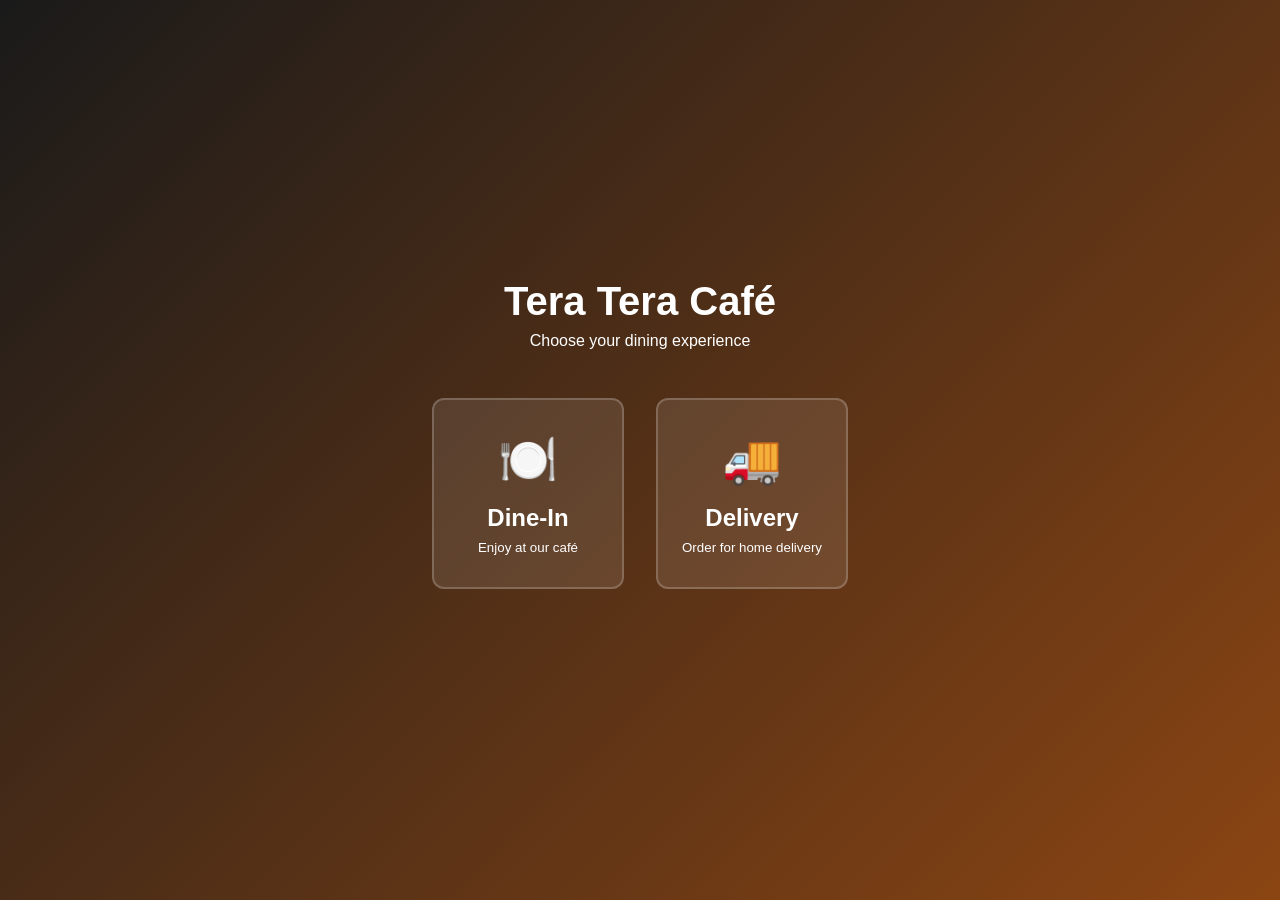
<file: test.html>
<!DOCTYPE html>
<html lang="en">
<head>
    <meta charset="UTF-8">
    <meta name="viewport" content="width=device-width, initial-scale=1.0">
    <title>Test - Tera Tera Café</title>
    <style>
        * {
            margin: 0;
            padding: 0;
            box-sizing: border-box;
        }

        :root {
            --primary-color: #1a1a1a;
            --brown-dark: #8B4513;
            --brown-light: #D2B48C;
            --white: #FFFFFF;
            --border-radius: 12px;
            --transition: all 0.3s ease;
        }

        body {
            font-family: 'Inter', sans-serif;
            background-color: #f0f0f0;
        }

        /* Service Selection Screen */
        .service-selection {
            position: fixed;
            top: 0;
            left: 0;
            width: 100%;
            height: 100%;
            background: linear-gradient(135deg, var(--primary-color), var(--brown-dark));
            display: flex;
            justify-content: center;
            align-items: center;
            z-index: 10000;
            color: var(--white);
        }

        .service-content {
            text-align: center;
            max-width: 600px;
            padding: 2rem;
        }

        .service-header h1 {
            font-size: 2.5rem;
            margin: 1rem 0 0.5rem;
            font-weight: 700;
        }

        .service-options {
            display: grid;
            grid-template-columns: 1fr 1fr;
            gap: 2rem;
            margin: 3rem 0;
        }

        .service-btn {
            background: rgba(255, 255, 255, 0.1);
            border: 2px solid rgba(255, 255, 255, 0.2);
            border-radius: var(--border-radius);
            padding: 2rem 1.5rem;
            color: var(--white);
            cursor: pointer;
            transition: var(--transition);
            text-align: center;
        }

        .service-btn:hover {
            background: rgba(255, 255, 255, 0.2);
            transform: translateY(-5px);
        }

        .service-icon {
            font-size: 3rem;
            margin-bottom: 1rem;
        }

        .service-btn h3 {
            font-size: 1.5rem;
            margin-bottom: 0.5rem;
        }

        #main-content {
            display: none;
            padding: 2rem;
            background: white;
            min-height: 100vh;
        }

        .test-content {
            max-width: 800px;
            margin: 0 auto;
            text-align: center;
        }
    </style>
</head>
<body>
    <!-- Service Selection Screen -->
    <div id="service-selection" class="service-selection">
        <div class="service-content">
            <div class="service-header">
                <h1>Tera Tera Café</h1>
                <p>Choose your dining experience</p>
            </div>
            
            <div class="service-options">
                <button class="service-btn" onclick="selectService('dine-in')">
                    <div class="service-icon">🍽️</div>
                    <h3>Dine-In</h3>
                    <p>Enjoy at our café</p>
                </button>
                
                <button class="service-btn" onclick="selectService('delivery')">
                    <div class="service-icon">🚚</div>
                    <h3>Delivery</h3>
                    <p>Order for home delivery</p>
                </button>
            </div>
        </div>
    </div>

    <!-- Main Website Content -->
    <div id="main-content">
        <div class="test-content">
            <h1>Welcome to Tera Tera Café!</h1>
            <p>Service Type: <span id="service-type">None</span></p>
            <button onclick="changeService()">Change Service</button>
            
            <div style="margin-top: 2rem;">
                <h2>Menu Section</h2>
                <p>This is where the menu would be displayed.</p>
            </div>
        </div>
    </div>

    <script>
        let currentServiceType = null;

        function selectService(serviceType) {
            console.log('Service selected:', serviceType);
            currentServiceType = serviceType;
            
            // Hide service selection
            document.getElementById('service-selection').style.display = 'none';
            
            // Show main content
            document.getElementById('main-content').style.display = 'block';
            
            // Update service type display
            document.getElementById('service-type').textContent = serviceType;
            
            // For dine-in, you could scroll to menu here
            if (serviceType === 'dine-in') {
                console.log('Dine-in selected - would scroll to menu');
            } else {
                console.log('Delivery selected - showing full website');
            }
        }

        function changeService() {
            // Show service selection again
            document.getElementById('service-selection').style.display = 'flex';
            document.getElementById('main-content').style.display = 'none';
            currentServiceType = null;
        }

        // Test if everything loads
        document.addEventListener('DOMContentLoaded', function() {
            console.log('Test page loaded successfully');
        });
    </script>
</body>
</html>
</file>
<file: styles.css>
/* Reset and Base Styles */
* {
    margin: 0;
    padding: 0;
    box-sizing: border-box;
}

:root {
    --primary-color: #1a1a1a;
    --secondary-color: #8B4513;
    --accent-color: #D2B48C;
    --text-color: #1a1a1a;
    --text-light: #666;
    --background-color: #FFFFFF;
    --card-background: #F8F8F8;
    --white: #FFFFFF;
    --brown-light: #D2B48C;
    --brown-dark: #8B4513;
    --shadow: 0 4px 20px rgba(0, 0, 0, 0.1);
    --border-radius: 12px;
    --transition: all 0.3s ease;
}

body {
    font-family: 'Inter', sans-serif;
    line-height: 1.6;
    color: var(--text-color);
    background-color: var(--background-color);
    overflow-x: hidden;
}

.container {
    max-width: 1200px;
    margin: 0 auto;
    padding: 0 20px;
}

/* Main content wrapper */
#main-content {
    position: relative;
    z-index: 1;
    width: 100%;
    min-height: 100vh;
}

/* Service Selection Screen */
.service-selection {
    position: fixed;
    top: 0;
    left: 0;
    width: 100%;
    height: 100%;
    background: linear-gradient(135deg, var(--primary-color), var(--brown-dark));
    display: flex;
    justify-content: center;
    align-items: center;
    z-index: 10000;
    color: var(--white);
}

.service-content {
    text-align: center;
    max-width: 600px;
    padding: 2rem;
}

.service-header {
    margin-bottom: 3rem;
}

.service-header h1 {
    font-size: 2.5rem;
    margin: 1rem 0 0.5rem;
    font-weight: 700;
}

.service-header .logo-punjabi {
    font-size: 1.2rem;
    color: var(--brown-light);
    margin-bottom: 1rem;
}

.service-subtitle {
    font-size: 1.1rem;
    opacity: 0.9;
    margin-top: 1rem;
}

.service-options {
    display: grid;
    grid-template-columns: 1fr 1fr;
    gap: 2rem;
    margin-bottom: 3rem;
}

.service-btn {
    background: rgba(255, 255, 255, 0.1);
    border: 2px solid rgba(255, 255, 255, 0.2);
    border-radius: var(--border-radius);
    padding: 2rem 1.5rem;
    color: var(--white);
    cursor: pointer;
    transition: var(--transition);
    backdrop-filter: blur(10px);
    text-align: center;
}

.service-btn:hover {
    background: rgba(255, 255, 255, 0.2);
    border-color: var(--brown-light);
    transform: translateY(-5px);
    box-shadow: 0 10px 30px rgba(0, 0, 0, 0.3);
}

.service-icon {
    font-size: 3rem;
    margin-bottom: 1rem;
    display: flex;
    justify-content: center;
    align-items: center;
    color: var(--brown-light);
}

.service-icon svg {
    width: 48px;
    height: 48px;
    transition: var(--transition);
}

.service-btn:hover .service-icon svg {
    transform: scale(1.1);
    color: var(--white);
}

.service-btn h3 {
    font-size: 1.5rem;
    margin-bottom: 0.5rem;
    font-weight: 600;
}

.service-btn p {
    opacity: 0.9;
    margin-bottom: 1rem;
}

.service-note {
    font-size: 0.9rem;
    color: var(--brown-light);
    font-weight: 500;
}

.service-info {
    display: flex;
    justify-content: center;
    gap: 2rem;
    flex-wrap: wrap;
    opacity: 0.8;
}

.service-info p {
    display: flex;
    align-items: center;
    gap: 0.5rem;
    font-size: 0.9rem;
}


/* Responsive design for service selection */
@media (max-width: 768px) {
    .service-options {
        grid-template-columns: 1fr;
        gap: 1.5rem;
    }
    
    .service-btn {
        padding: 1.5rem 1rem;
    }
    
    .service-icon {
        font-size: 2.5rem;
    }
    
    .service-header h1 {
        font-size: 2rem;
    }
    
    .service-info {
        flex-direction: column;
        gap: 0.5rem;
    }
}

/* Loading Screen */
.loading-screen {
    position: fixed;
    top: 0;
    left: 0;
    width: 100%;
    height: 100%;
    background: linear-gradient(135deg, var(--primary-color), var(--brown-dark));
    display: flex;
    justify-content: center;
    align-items: center;
    z-index: 9999;
    transition: opacity 0.5s ease;
}

.loading-content {
    text-align: center;
    color: var(--white);
}

.logo-animation {
    margin-bottom: 30px;
}

.logo-circle.large {
    width: 80px;
    height: 80px;
    border: 4px solid var(--white);
    margin: 0 auto 20px;
}

.logo-circle.large .logo-number {
    font-size: 1.2rem;
}

.loading-content .logo-punjabi {
    color: var(--brown-light);
    font-size: 1.2rem;
    margin-top: 10px;
}

.loading-content h2 {
    font-size: 2rem;
    margin-top: 20px;
    font-weight: 600;
}

.loading-spinner {
    width: 40px;
    height: 40px;
    border: 3px solid rgba(255, 255, 255, 0.3);
    border-top: 3px solid var(--white);
    border-radius: 50%;
    animation: spin 1s linear infinite;
    margin: 0 auto;
}

@keyframes bounce {
    0%, 20%, 50%, 80%, 100% { transform: translateY(0); }
    40% { transform: translateY(-20px); }
    60% { transform: translateY(-10px); }
}

@keyframes spin {
    0% { transform: rotate(0deg); }
    100% { transform: rotate(360deg); }
}

/* Navigation */
.navbar {
    position: fixed !important;
    top: 0;
    width: 100%;
    background: rgba(255, 255, 255, 0.95);
    backdrop-filter: blur(10px);
    z-index: 9999 !important;
    transition: var(--transition);
    box-shadow: var(--shadow);
    display: none; /* Initially hidden until service is selected */
}

.nav-container {
    display: flex;
    justify-content: space-between;
    align-items: center;
    padding: 1rem 2rem;
    max-width: 1200px;
    margin: 0 auto;
}

.nav-logo {
    display: flex;
    align-items: center;
    font-size: 1.2rem;
    font-weight: 700;
    color: var(--primary-color);
    gap: 0.75rem;
}

.logo-circle {
    width: 50px;
    height: 50px;
    border: 3px solid var(--primary-color);
    border-radius: 50%;
    display: flex;
    align-items: center;
    justify-content: center;
    background: var(--white);
    position: relative;
}

.logo-circle.small {
    width: 30px;
    height: 30px;
    border: 2px solid var(--primary-color);
}

.logo-number {
    font-size: 0.8rem;
    font-weight: 700;
    color: var(--primary-color);
}

.logo-circle.small .logo-number {
    font-size: 0.5rem;
}

.logo-text {
    font-size: 1.3rem;
    color: var(--primary-color);
}

.logo-punjabi {
    font-size: 1rem;
    color: var(--brown-dark);
    font-weight: 600;
}

.nav-menu {
    display: flex;
    list-style: none;
    gap: 2rem;
}

.nav-link {
    text-decoration: none;
    color: var(--text-color);
    font-weight: 500;
    transition: var(--transition);
    padding: 0.5rem 1rem;
    border-radius: var(--border-radius);
}

.nav-link:hover {
    color: var(--primary-color);
    background-color: rgba(45, 24, 16, 0.1);
}

.order-btn {
    background: var(--primary-color);
    color: var(--white) !important;
}

.order-btn:hover {
    background: var(--secondary-color);
    transform: translateY(-2px);
}

.nav-toggle {
    display: none;
    flex-direction: column;
    cursor: pointer;
    z-index: 10001;
    position: relative;
    padding: 10px;
    background: transparent;
    border: none;
    outline: none;
    touch-action: manipulation;
}

.bar {
    width: 25px;
    height: 3px;
    background: var(--primary-color);
    margin: 3px 0;
    transition: var(--transition);
}

/* Hero Section */
.hero {
    min-height: 100vh;
    display: flex;
    align-items: center;
    background: linear-gradient(135deg, var(--white) 0%, var(--brown-light) 100%);
    padding-top: 80px;
    position: relative;
    z-index: 1;
}

.hero-content {
    display: grid;
    grid-template-columns: 1fr 1fr;
    gap: 4rem;
    align-items: center;
    max-width: 1200px;
    margin: 0 auto;
    padding: 0 2rem;
}

.hero-title {
    font-size: 3.5rem;
    font-weight: 700;
    line-height: 1.2;
    margin-bottom: 1rem;
    color: var(--primary-color);
}

.brand-name {
    color: var(--secondary-color);
    display: block;
}

.hero-subtitle {
    font-size: 1.2rem;
    color: var(--text-light);
    margin-bottom: 2rem;
    line-height: 1.6;
}

.hero-buttons {
    display: flex;
    gap: 1rem;
    flex-wrap: wrap;
}

.btn {
    padding: 1rem 2rem;
    border: none;
    border-radius: var(--border-radius);
    font-size: 1rem;
    font-weight: 600;
    cursor: pointer;
    transition: var(--transition);
    display: inline-flex;
    align-items: center;
    gap: 0.5rem;
    text-decoration: none;
}

.btn-primary {
    background: var(--primary-color);
    color: var(--white);
}

.btn-primary:hover {
    background: var(--secondary-color);
    transform: translateY(-2px);
    box-shadow: var(--shadow);
}

.btn-secondary {
    background: transparent;
    color: var(--primary-color);
    border: 2px solid var(--primary-color);
}

.btn-secondary:hover {
    background: var(--primary-color);
    color: var(--white);
}

.btn-outline {
    background: transparent;
    color: var(--primary-color);
    border: 1px solid var(--primary-color);
    padding: 0.75rem 1.5rem;
}

.btn-outline:hover {
    background: var(--primary-color);
    color: var(--white);
}

.hero-image {
    display: flex;
    justify-content: center;
    align-items: center;
}

.coffee-animation {
    position: relative;
    text-align: center;
}

.coffee-cup-large {
    font-size: 8rem;
    animation: float 3s ease-in-out infinite;
}

.logo-circle.hero-logo {
    width: 120px;
    height: 120px;
    border: 5px solid var(--primary-color);
    animation: float 3s ease-in-out infinite;
    background: var(--white);
    box-shadow: var(--shadow);
}

.logo-circle.hero-logo .logo-number {
    font-size: 1.5rem;
}

.steam {
    position: absolute;
    top: -20px;
    left: 50%;
    transform: translateX(-50%);
    width: 4px;
    height: 40px;
    background: linear-gradient(to top, transparent, rgba(255, 255, 255, 0.6));
    border-radius: 2px;
    animation: steam 2s ease-in-out infinite;
}

@keyframes float {
    0%, 100% { transform: translateY(0px); }
    50% { transform: translateY(-20px); }
}

@keyframes steam {
    0%, 100% { opacity: 0; transform: translateX(-50%) translateY(0px); }
    50% { opacity: 1; transform: translateX(-50%) translateY(-10px); }
}

/* Features Section */
.features {
    padding: 4rem 0;
    background: var(--white);
}

.features-grid {
    display: grid;
    grid-template-columns: repeat(auto-fit, minmax(300px, 1fr));
    gap: 2rem;
    max-width: 1200px;
    margin: 0 auto;
    padding: 0 2rem;
}

.feature-card {
    text-align: center;
    padding: 2rem;
    border-radius: var(--border-radius);
    background: var(--card-background);
    transition: var(--transition);
    border: 1px solid #E0E0E0;
}

.feature-card:hover {
    transform: translateY(-5px);
    box-shadow: var(--shadow);
}

.feature-icon {
    font-size: 3rem;
    margin-bottom: 1rem;
}

.feature-card h3 {
    font-size: 1.5rem;
    margin-bottom: 1rem;
    color: var(--primary-color);
}

/* Menu Section */
.menu-section {
    padding: 4rem 0;
    background: var(--card-background);
}

.section-header {
    text-align: center;
    margin-bottom: 3rem;
}

.section-title {
    font-size: 2.5rem;
    font-weight: 700;
    color: var(--primary-color);
    margin-bottom: 1rem;
}

.section-subtitle {
    font-size: 1.2rem;
    color: var(--text-light);
}

.menu-search {
    margin-bottom: 3rem;
}

.search-box {
    position: relative;
    max-width: 500px;
    margin: 0 auto 2rem;
}

.search-box i {
    position: absolute;
    left: 1rem;
    top: 50%;
    transform: translateY(-50%);
    color: var(--text-light);
}

.search-box input {
    width: 100%;
    padding: 1rem 1rem 1rem 3rem;
    border: 2px solid #E0E0E0;
    border-radius: var(--border-radius);
    font-size: 1rem;
    transition: var(--transition);
}

.search-box input:focus {
    outline: none;
    border-color: var(--primary-color);
}

.menu-filters {
    display: flex;
    justify-content: center;
    gap: 0.75rem;
    flex-wrap: wrap;
    margin-bottom: 1rem;
}

.filter-btn {
    padding: 0.6rem 1.2rem;
    border: 2px solid var(--primary-color);
    background: transparent;
    color: var(--primary-color);
    border-radius: var(--border-radius);
    cursor: pointer;
    transition: var(--transition);
    font-weight: 500;
    font-size: 0.9rem;
    white-space: nowrap;
}

.filter-btn.active,
.filter-btn:hover {
    background: var(--primary-color);
    color: var(--white);
    transform: translateY(-2px);
    box-shadow: var(--shadow);
}

.menu-grid {
    display: grid;
    grid-template-columns: repeat(auto-fit, minmax(350px, 1fr));
    gap: 2rem;
}

.menu-item {
    background: var(--white);
    border-radius: var(--border-radius);
    overflow: hidden;
    box-shadow: var(--shadow);
    transition: var(--transition);
    display: flex;
    flex-direction: column;
    padding: 1.5rem;
}

.menu-item:hover {
    transform: translateY(-5px);
    box-shadow: 0 8px 30px rgba(0, 0, 0, 0.15);
}

.menu-item-image {
    width: 100%;
    height: 200px;
    overflow: hidden;
    position: relative;
    display: flex;
    align-items: center;
    justify-content: center;
    background: linear-gradient(135deg, #f8f9fa 0%, #e9ecef 100%);
    border-radius: 12px 12px 0 0;
}

.menu-icon-container {
    display: flex;
    align-items: center;
    justify-content: center;
    width: 100%;
    height: 100%;
    background: rgba(255, 255, 255, 0.9);
    border-radius: 50%;
    margin: 2rem;
    transition: var(--transition);
    box-shadow: 0 4px 15px rgba(0, 0, 0, 0.1);
    overflow: hidden;
}

.menu-icon-container i {
    font-size: 4rem;
    transition: var(--transition);
}

.menu-icon-container img {
    transition: var(--transition);
}

.menu-item:hover .menu-icon-container {
    transform: scale(1.1);
    box-shadow: 0 8px 25px rgba(0, 0, 0, 0.15);
}

.menu-item:hover .menu-icon-container i {
    transform: scale(1.1);
}

.menu-item-image img {
    width: 100%;
    height: 100%;
    object-fit: cover;
    transition: var(--transition);
}

.menu-item:hover .menu-item-image img {
    transform: scale(1.05);
}

.menu-item-content {
    flex: 1;
    display: flex;
    flex-direction: column;
}

.menu-item-header {
    display: flex;
    justify-content: space-between;
    align-items: flex-start;
    margin-bottom: 1rem;
}

.menu-item h3 {
    font-size: 1.3rem;
    color: var(--primary-color);
    margin-bottom: 0.5rem;
}

.menu-item-category {
    background: var(--brown-dark);
    color: var(--white);
    padding: 0.25rem 0.75rem;
    border-radius: 20px;
    font-size: 0.8rem;
    font-weight: 500;
}

.menu-item p {
    color: var(--text-light);
    margin-bottom: 1rem;
    line-height: 1.5;
}

.menu-item-footer {
    display: flex;
    justify-content: space-between;
    align-items: center;
    margin-top: auto;
    padding-top: 1rem;
}

.price-container {
    display: flex;
    flex-direction: column;
    align-items: flex-start;
}

.menu-price {
    font-size: 1.5rem;
    font-weight: 700;
    color: var(--primary-color);
}

.original-price {
    font-size: 0.9rem;
    color: var(--text-light);
    text-decoration: line-through;
    margin-top: 0.2rem;
}

.add-to-cart {
    background: var(--primary-color);
    color: var(--white);
    border: none;
    padding: 0.75rem 1.5rem;
    border-radius: var(--border-radius);
    cursor: pointer;
    transition: var(--transition);
    font-weight: 500;
}

.add-to-cart:hover {
    background: var(--secondary-color);
    transform: translateY(-2px);
}

/* About Section */
.about-section {
    padding: 4rem 0;
    background: var(--white);
}

.about-content {
    display: grid;
    grid-template-columns: 1fr 1fr;
    gap: 4rem;
    align-items: center;
}

.about-text h2 {
    font-size: 2.5rem;
    color: var(--primary-color);
    margin-bottom: 1.5rem;
}

.about-text p {
    font-size: 1.1rem;
    color: var(--text-light);
    margin-bottom: 2rem;
    line-height: 1.7;
}

.about-stats {
    display: grid;
    grid-template-columns: repeat(3, 1fr);
    gap: 2rem;
}

.stat {
    text-align: center;
}

.stat h3 {
    font-size: 2rem;
    color: var(--primary-color);
    margin-bottom: 0.5rem;
}

.stat p {
    color: var(--text-light);
    font-weight: 500;
}

.about-image {
    display: flex;
    justify-content: center;
}

.image-placeholder {
    width: 100%;
    height: 300px;
    background: var(--card-background);
    border-radius: var(--border-radius);
    display: flex;
    flex-direction: column;
    justify-content: center;
    align-items: center;
    color: var(--text-light);

}

.image-placeholder i {
    font-size: 3rem;
    margin-bottom: 1rem;
}

/* Contact Section */
.contact-section {
    padding: 4rem 0;
    background: var(--card-background);
}

.contact-content {
    display: grid;
    grid-template-columns: 1fr 1fr;
    gap: 4rem;
}

.contact-info {
    display: flex;
    flex-direction: column;
    gap: 2rem;
}

.contact-card {
    background: var(--white);
    padding: 2rem;
    border-radius: var(--border-radius);
    box-shadow: var(--shadow);
    display: flex;
    align-items: center;
    gap: 1.5rem;
}

.contact-icon {
    width: 60px;
    height: 60px;
    background: var(--primary-color);
    color: var(--white);
    border-radius: 50%;
    display: flex;
    justify-content: center;
    align-items: center;
    font-size: 1.5rem;
    flex-shrink: 0;
}

.contact-details h3 {
    color: var(--primary-color);
    margin-bottom: 0.5rem;
}

.contact-details p {
    color: var(--text-light);
    margin-bottom: 1rem;
}

.map-container {
    background: var(--white);
    border-radius: var(--border-radius);
    overflow: hidden;
    height: 400px;
    box-shadow: var(--shadow);
}

.map-image {
    position: relative;
    width: 100%;
    height: 400px;
    cursor: pointer;
    overflow: hidden;
}

.map-image img {
    width: 100%;
    height: 100%;
    object-fit: cover;
    transition: var(--transition);
}

.map-image:hover img {
    transform: scale(1.05);
}

.image-placeholder img {
    width: 100%;
}
.map-overlay {
    position: absolute;
    top: 0;
    left: 0;
    right: 0;
    bottom: 0;
    background: rgba(0, 0, 0, 0.4);
    display: flex;
    flex-direction: column;
    justify-content: center;
    align-items: center;
    color: var(--white);
    opacity: 0;
    transition: var(--transition);
}

.map-image:hover .map-overlay {
    opacity: 1;
}

.map-pin {
    font-size: 3rem;
    color: var(--brown-light);
    margin-bottom: 1rem;
    animation: bounce 2s infinite;
}

.map-info h4 {
    font-size: 1.5rem;
    margin-bottom: 0.5rem;
    text-align: center;
}

.map-info p {
    font-size: 1rem;
    text-align: center;
    opacity: 0.9;
}

.map-placeholder {
    width: 100%;
    height: 400px;
    background: var(--card-background);
    display: flex;
    flex-direction: column;
    justify-content: center;
    align-items: center;
    color: var(--text-light);
    cursor: pointer;
    transition: var(--transition);
    border: 2px dashed var(--brown-light);
}

.map-placeholder:hover {
    background: #F0F0F0;
}

.map-placeholder i {
    font-size: 3rem;
    margin-bottom: 1rem;
    color: var(--primary-color);
}

/* Footer */
.footer {
    background: var(--primary-color);
    color: var(--white);
    padding: 3rem 0 1rem;
}

.footer-content {
    display: grid;
    grid-template-columns: repeat(auto-fit, minmax(250px, 1fr));
    gap: 2rem;
    margin-bottom: 2rem;
}

.footer-logo {
    display: flex;
    align-items: center;
    font-size: 1.2rem;
    font-weight: 700;
    margin-bottom: 1rem;
    gap: 0.75rem;
}

.footer-section h4 {
    margin-bottom: 1rem;
    color: var(--brown-light);
}

.footer-section ul {
    list-style: none;
}

.footer-section ul li {
    margin-bottom: 0.5rem;
}

.footer-section ul li a {
    color: var(--white);
    text-decoration: none;
    transition: var(--transition);
}

.footer-section ul li a:hover {
    color: var(--brown-light);
}

.social-links {
    display: flex;
    gap: 1rem;
}

.social-links a {
    width: 40px;
    height: 40px;
    background: var(--brown-dark);
    color: var(--white);
    border-radius: 50%;
    display: flex;
    justify-content: center;
    align-items: center;
    text-decoration: none;
    transition: var(--transition);
}

.social-links a:hover {
    background: var(--brown-light);
    color: var(--primary-color);
    transform: translateY(-2px);
}

.footer-bottom {
    border-top: 1px solid var(--secondary-color);
    padding-top: 1rem;
    display: flex;
    justify-content: space-between;
    align-items: center;
    flex-wrap: wrap;
    gap: 1rem;
}

.install-btn {
    background: var(--brown-dark);
    color: var(--white);
    border: none;
    padding: 0.75rem 1.5rem;
    border-radius: var(--border-radius);
    cursor: pointer;
    transition: var(--transition);
    font-weight: 500;
}

.install-btn:hover {
    background: var(--brown-light);
    color: var(--primary-color);
}

/* Modal */
.modal {
    display: none;
    position: fixed;
    z-index: 2000;
    left: 0;
    top: 0;
    width: 100%;
    height: 100%;
    background-color: rgba(0, 0, 0, 0.5);
    backdrop-filter: blur(5px);
}

.modal-content {
    background-color: var(--white);
    margin: 5% auto;
    padding: 0;
    border-radius: var(--border-radius);
    width: 90%;
    max-width: 600px;
    max-height: 90vh;
    animation: modalSlideIn 0.3s ease;
    display: flex;
    flex-direction: column;
}

@keyframes modalSlideIn {
    from { transform: translateY(-50px); opacity: 0; }
    to { transform: translateY(0); opacity: 1; }
}

.modal-header {
    padding: 1rem 2rem;
    border-bottom: 1px solid #EEE;
    display: flex;
    justify-content: space-between;
    align-items: center;
    flex-shrink: 0;
}

.modal-footer {
    padding: 1.5rem 2rem;
    border-top: 1px solid #EEE;
    background: var(--card-background);
    flex-shrink: 0;
    display: flex;
    justify-content: center;
    align-items: center;
    gap: 1rem;
}

.modal-footer .btn {
    flex: 1;
    max-width: 200px;
}
.modal-header h2 {
    color: var(--primary-color);
}

.close {
    color: var(--text-light);
    font-size: 2rem;
    font-weight: bold;
    cursor: pointer;
    transition: var(--transition);
}

.close:hover {
    color: var(--primary-color);
}

.modal-body {
    padding: 2rem;
    overflow-y: auto;
    flex: 1;
    min-height: 0;
}

.modal-footer {
    padding: 1rem 2rem;
    border-top: 1px solid #EEE;
    background: var(--card-background);
}

.order-summary {
    margin-bottom: 2rem;
}

.order-summary h3 {
    color: var(--primary-color);
    margin-bottom: 1rem;
}

.cart-item {
    display: flex;
    justify-content: space-between;
    align-items: center;
    padding: 1rem;
    border-bottom: 1px solid #EEE;
}

.cart-item:last-child {
    border-bottom: none;
}

.order-total {
    padding: 1rem;
    background: var(--card-background);
    border-radius: var(--border-radius);
    text-align: center;
    font-size: 1.2rem;
    color: var(--primary-color);
    border: 1px solid var(--brown-light);
}

.order-actions {
    display: flex;
    flex-direction: column;
    gap: 2rem;
    align-items: center;
}

.order-actions > .btn {
    min-width: 250px;
    padding: 1rem 2rem;
    font-size: 1rem;
    margin-top: 1rem;
}

/* Force mobile navigation visibility */
@media (max-width: 768px) {
    .nav-menu {
        position: fixed !important;
        left: -100% !important;
        top: 70px !important;
        flex-direction: column !important;
        background-color: var(--white) !important;
        width: 100% !important;
        height: calc(100vh - 70px) !important;
        text-align: center !important;
        transition: left 0.3s ease !important;
        box-shadow: var(--shadow) !important;
        padding: 2rem 0 !important;
        z-index: 9998 !important;
        overflow-y: auto !important;
        display: flex !important;
    }

    .nav-menu.active {
        left: 0 !important;
        display: flex !important;
    }

    .nav-menu li {
        margin: 0.5rem 0;
    }
    .order-btn {
    background: var(--primary-color);
    color:white !important;
    width: 70vw;
    margin: auto;
    }


    .nav-link {
        display: block !important;
        padding: 1rem 2rem !important;
        font-size: 1.1rem !important;
    }

    .nav-toggle {
        display: flex !important;
        z-index: 9999 !important;
        position: relative !important;
        padding: 10px !important;
        background: transparent !important;
        border: none !important;
        outline: none !important;
        touch-action: manipulation !important;
        cursor: pointer !important;
    }

    .nav-toggle.active .bar:nth-child(2) {
        opacity: 0 !important;
    }

    .nav-toggle.active .bar:nth-child(1) {
        transform: translateY(8px) rotate(45deg) !important;
    }

    .nav-toggle.active .bar:nth-child(3) {
        transform: translateY(-8px) rotate(-45deg) !important;
    }


    .hero-content {
        grid-template-columns: 1fr;
        text-align: center;
        gap: 2rem;
    }

    .hero-title {
        font-size: 2.5rem;
    }

    .hero-buttons {
        justify-content: center;
    }

    .about-content,
    .contact-content {
        grid-template-columns: 1fr;
        gap: 2rem;
    }

    .about-stats {
        grid-template-columns: repeat(3, 1fr);
        gap: 1rem;
    }

    .menu-grid {
        grid-template-columns: 1fr;
    }

    .features-grid {
        grid-template-columns: 1fr;
    }

    .footer-content {
        grid-template-columns: 1fr;
        text-align: center;
    }

    .footer-bottom {
        flex-direction: column;
        text-align: center;
    }

    .order-actions {
        flex-direction: column;
        gap: 1.5rem;
    }

    .order-actions > .btn {
        min-width: 200px;
        padding: 0.75rem 1.5rem;
        font-size: 0.9rem;
    }

    .logo-punjabi {
        font-size: 0.9rem;
    }
}

@media (max-width: 480px) {
    .container {
        padding: 0 15px;
    }

    .nav-container {
        padding: 1rem 15px;
    }

    .hero-title {
        font-size: 2rem;
    }

    .section-title {
        font-size: 2rem;
    }

    .btn {
        padding: 0.75rem 1.5rem;
        font-size: 0.9rem;
    }

    .menu-item {
        padding: 1rem;
    }

    .contact-card {
        flex-direction: column;
        text-align: center;
    }

    .modal-content {
        margin: 5% auto;
        width: 95%;
        max-height: 95vh;
    }

    .modal-header,
    .modal-body,
    .modal-footer {
        padding: 1.5rem;
    }

    .filter-btn {
        padding: 0.5rem 1rem;
        font-size: 0.8rem;
    }

    .menu-filters {
        gap: 0.5rem;
    }
}

/* Loading shimmer effect for images */
.loading-shimmer {
    width: 100%;
    height: 100%;
    background: linear-gradient(90deg, #f0f0f0 25%, #e0e0e0 50%, #f0f0f0 75%);
    background-size: 200% 100%;
    animation: shimmer 1.5s infinite;
    border-radius: 8px;
}

@keyframes shimmer {
    0% { background-position: -200% 0; }
    100% { background-position: 200% 0; }
}

.image-placeholder {
  
    width: 100%;
    height: 100%;
    background: var(--card-background);
    display: flex;
    align-items: center;
    justify-content: center;
    z-index: 1;
}

.menu-item-image {
    position: relative;
    overflow: hidden;
}

.lazy-load {
    opacity: 0;
    transition: opacity 0.3s ease;
}

/* Performance optimizations */
.menu-item,
.feature-card,
.contact-card {
    will-change: auto;
    contain: layout style paint;
}

/* Reduce repaints */
.nav-menu,
.hero-image,
.coffee-animation {
    will-change: auto;
}

/* Optimize animations */
@media (prefers-reduced-motion: reduce) {
    *,
    *::before,
    *::after {
        animation-duration: 0.01ms !important;
        animation-iteration-count: 1 !important;
        transition-duration: 0.01ms !important;
        scroll-behavior: auto !important;
    }
}

/* Image optimization */
img {
    content-visibility: auto;
}

/* Utility Classes */
.hidden {
    display: none !important;
}

.fade-out {
    opacity: 0;
}

.text-center {
    text-align: center;
}

.mb-1 { margin-bottom: 1rem; }
.mb-2 { margin-bottom: 2rem; }
.mt-1 { margin-top: 1rem; }
.mt-2 { margin-top: 2rem; }

/* Smooth Scrolling */
html {
    scroll-behavior: smooth;
}

/* Custom Scrollbar */
::-webkit-scrollbar {
    width: 8px;
}

::-webkit-scrollbar-track {
    background: #f1f1f1;
}

::-webkit-scrollbar-thumb {
    background: var(--primary-color);
    border-radius: 4px;
}

::-webkit-scrollbar-thumb:hover {
    background: var(--secondary-color);
}
</file>
